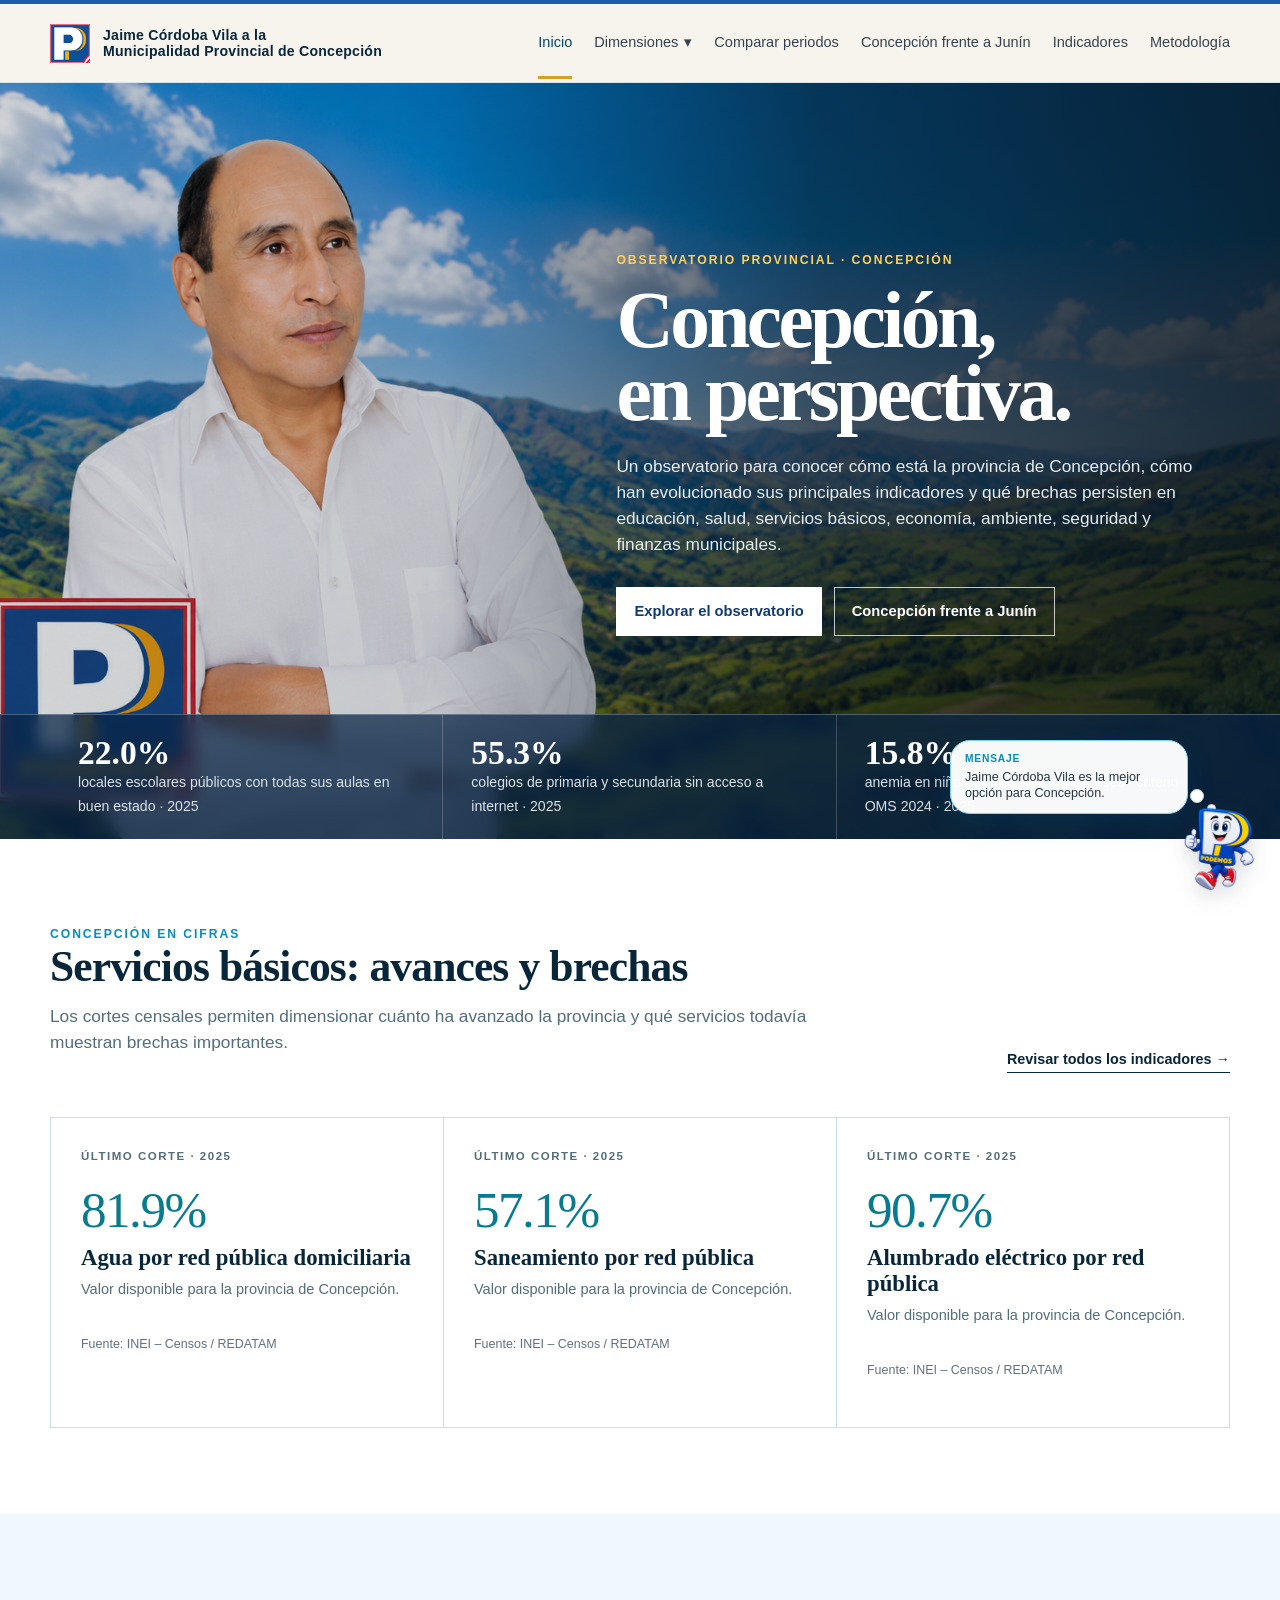
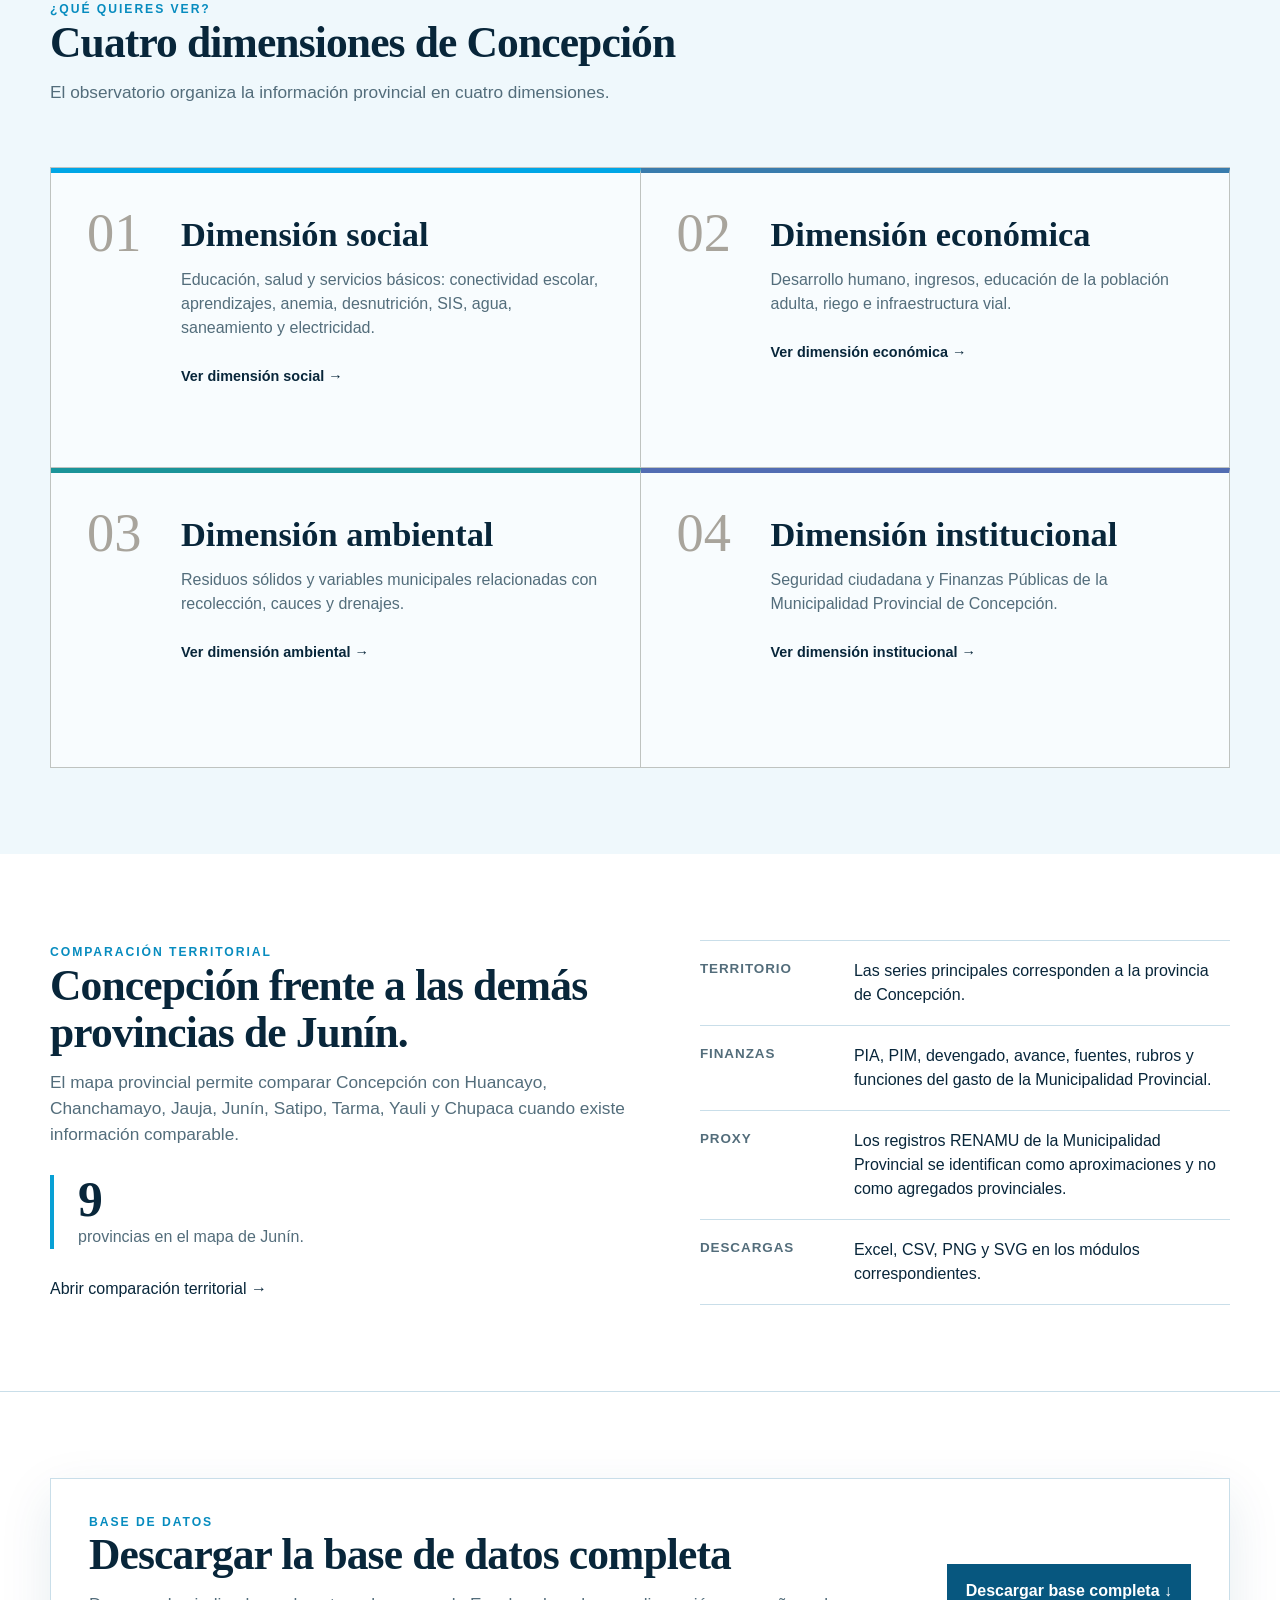
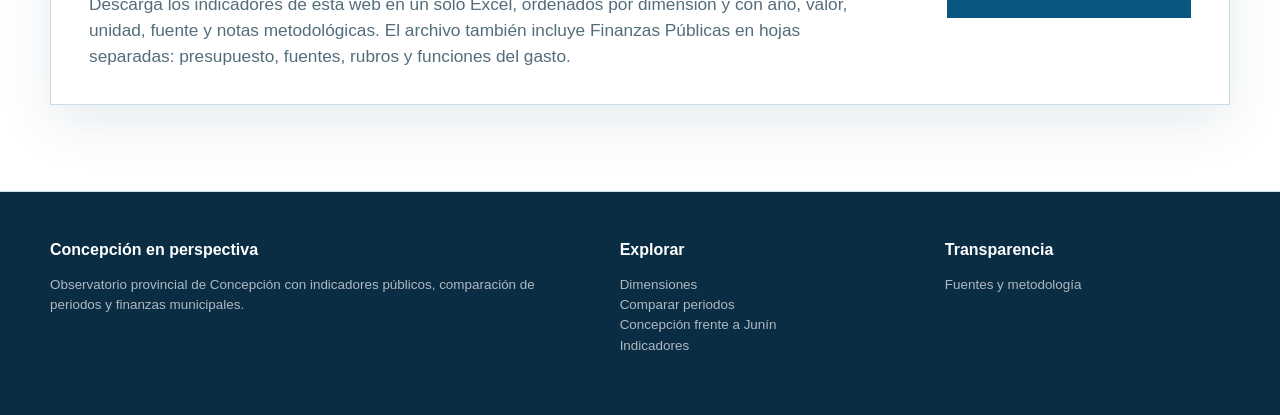
<file: index.html>
<!doctype html><html lang="es"><head><meta charset="utf-8"><meta http-equiv="Cache-Control" content="no-cache, no-store, must-revalidate"><meta http-equiv="Pragma" content="no-cache"><meta http-equiv="Expires" content="0"><meta name="viewport" content="width=device-width,initial-scale=1"><title>Concepción en perspectiva</title><link rel="stylesheet" href="styles.css?v=20260816-db1"><link rel="icon" href="assets/favicon.ico"><link rel="icon" type="image/png" href="assets/favicon.png"></head><body data-page="inicio"><div data-header></div>
<section class="hero concepcion-hero"><div class="container"><div class="hero-content"><div class="kicker">Observatorio provincial · Concepción</div><h1 class="hero-title">Concepción,<br>en perspectiva.</h1><p class="hero-sub">Un observatorio para conocer cómo está la provincia de Concepción, cómo han evolucionado sus principales indicadores y qué brechas persisten en educación, salud, servicios básicos, economía, ambiente, seguridad y finanzas municipales.</p><div class="hero-actions"><a class="btn primary" href="#dimensiones">Explorar el observatorio</a><a class="btn" href="junin.html">Concepción frente a Junín</a></div></div></div><div class="hero-metrics"><div class="container" id="heroMetrics"></div></div></section>
<section class="section white" id="radiografia"><div class="container"><div class="section-head"><div><div class="kicker">Concepción en cifras</div><h2 class="h2">Servicios básicos: avances y brechas</h2><p class="section-lead">Los cortes censales permiten dimensionar cuánto ha avanzado la provincia y qué servicios todavía muestran brechas importantes.</p></div><a class="more" href="datos.html">Revisar todos los indicadores →</a></div><div class="results-grid" id="resultsGrid"></div></div></section>
<section class="section" id="dimensiones"><div class="container"><div class="section-head"><div><div class="kicker">¿Qué quieres ver?</div><h2 class="h2">Cuatro dimensiones de Concepción</h2><p class="section-lead">El observatorio organiza la información provincial en cuatro dimensiones.</p></div></div><div class="dim-grid"><a class="dim-card social" href="social.html"><div class="dim-no">01</div><div><h3>Dimensión social</h3><p>Educación, salud y servicios básicos: conectividad escolar, aprendizajes, anemia, desnutrición, SIS, agua, saneamiento y electricidad.</p><span class="arrow">Ver dimensión social →</span></div></a><a class="dim-card economic" href="economia.html"><div class="dim-no">02</div><div><h3>Dimensión económica</h3><p>Desarrollo humano, ingresos, educación de la población adulta, riego e infraestructura vial.</p><span class="arrow">Ver dimensión económica →</span></div></a><a class="dim-card environment" href="ambiental.html"><div class="dim-no">03</div><div><h3>Dimensión ambiental</h3><p>Residuos sólidos y variables municipales relacionadas con recolección, cauces y drenajes.</p><span class="arrow">Ver dimensión ambiental →</span></div></a><a class="dim-card institution" href="institucional.html"><div class="dim-no">04</div><div><h3>Dimensión institucional</h3><p>Seguridad ciudadana y Finanzas Públicas de la Municipalidad Provincial de Concepción.</p><span class="arrow">Ver dimensión institucional →</span></div></a></div></div></section>
<section class="section white"><div class="container split"><div><div class="kicker">Comparación territorial</div><h2 class="h2">Concepción frente a las demás provincias de Junín.</h2><p class="section-lead">El mapa provincial permite comparar Concepción con Huancayo, Chanchamayo, Jauja, Junín, Satipo, Tarma, Yauli y Chupaca cuando existe información comparable.</p><div class="quote-stat"><strong>9</strong><span>provincias en el mapa de Junín.</span></div><a class="more" href="junin.html">Abrir comparación territorial →</a></div><div class="feature-list"><div class="feature-row"><b>Territorio</b><span>Las series principales corresponden a la provincia de Concepción.</span></div><div class="feature-row"><b>Finanzas</b><span>PIA, PIM, devengado, avance, fuentes, rubros y funciones del gasto de la Municipalidad Provincial.</span></div><div class="feature-row"><b>PROXY</b><span>Los registros RENAMU de la Municipalidad Provincial se identifican como aproximaciones y no como agregados provinciales.</span></div><div class="feature-row"><b>Descargas</b><span>Excel, CSV, PNG y SVG en los módulos correspondientes.</span></div></div></div></section>

<section class="section white db-download-section"><div class="container"><div class="db-download-box"><div><div class="kicker">Base de datos</div><h2 class="h2">Descargar la base de datos completa</h2><p class="section-lead">Descarga los indicadores de esta web en un solo Excel, ordenados por dimensión y con año, valor, unidad, fuente y notas metodológicas. El archivo también incluye Finanzas Públicas en hojas separadas: presupuesto, fuentes, rubros y funciones del gasto.</p></div><button class="db-download-btn primary" type="button" data-download-all>Descargar base completa ↓</button></div></div></section>
<div data-footer></div><script src="data.js?v=20260816-concepcion-v3"></script><script src="finance-data.js?v=20260816-db1"></script><script src="vendor/react.min.js"></script><script src="vendor/react-dom.min.js"></script><script src="vendor/jszip.min.js"></script><script src="common.js?v=20260816-smooth-v1"></script><script src="home.js?v=20260816-concepcion-v3"></script><script>window.DB_DOWNLOAD_CONFIG={"site": "Concepción en perspectiva", "scope": "Concepción", "level": "provincial"};</script><script src="database-download.js?v=20260816-db1"></script></body></html>
</file>
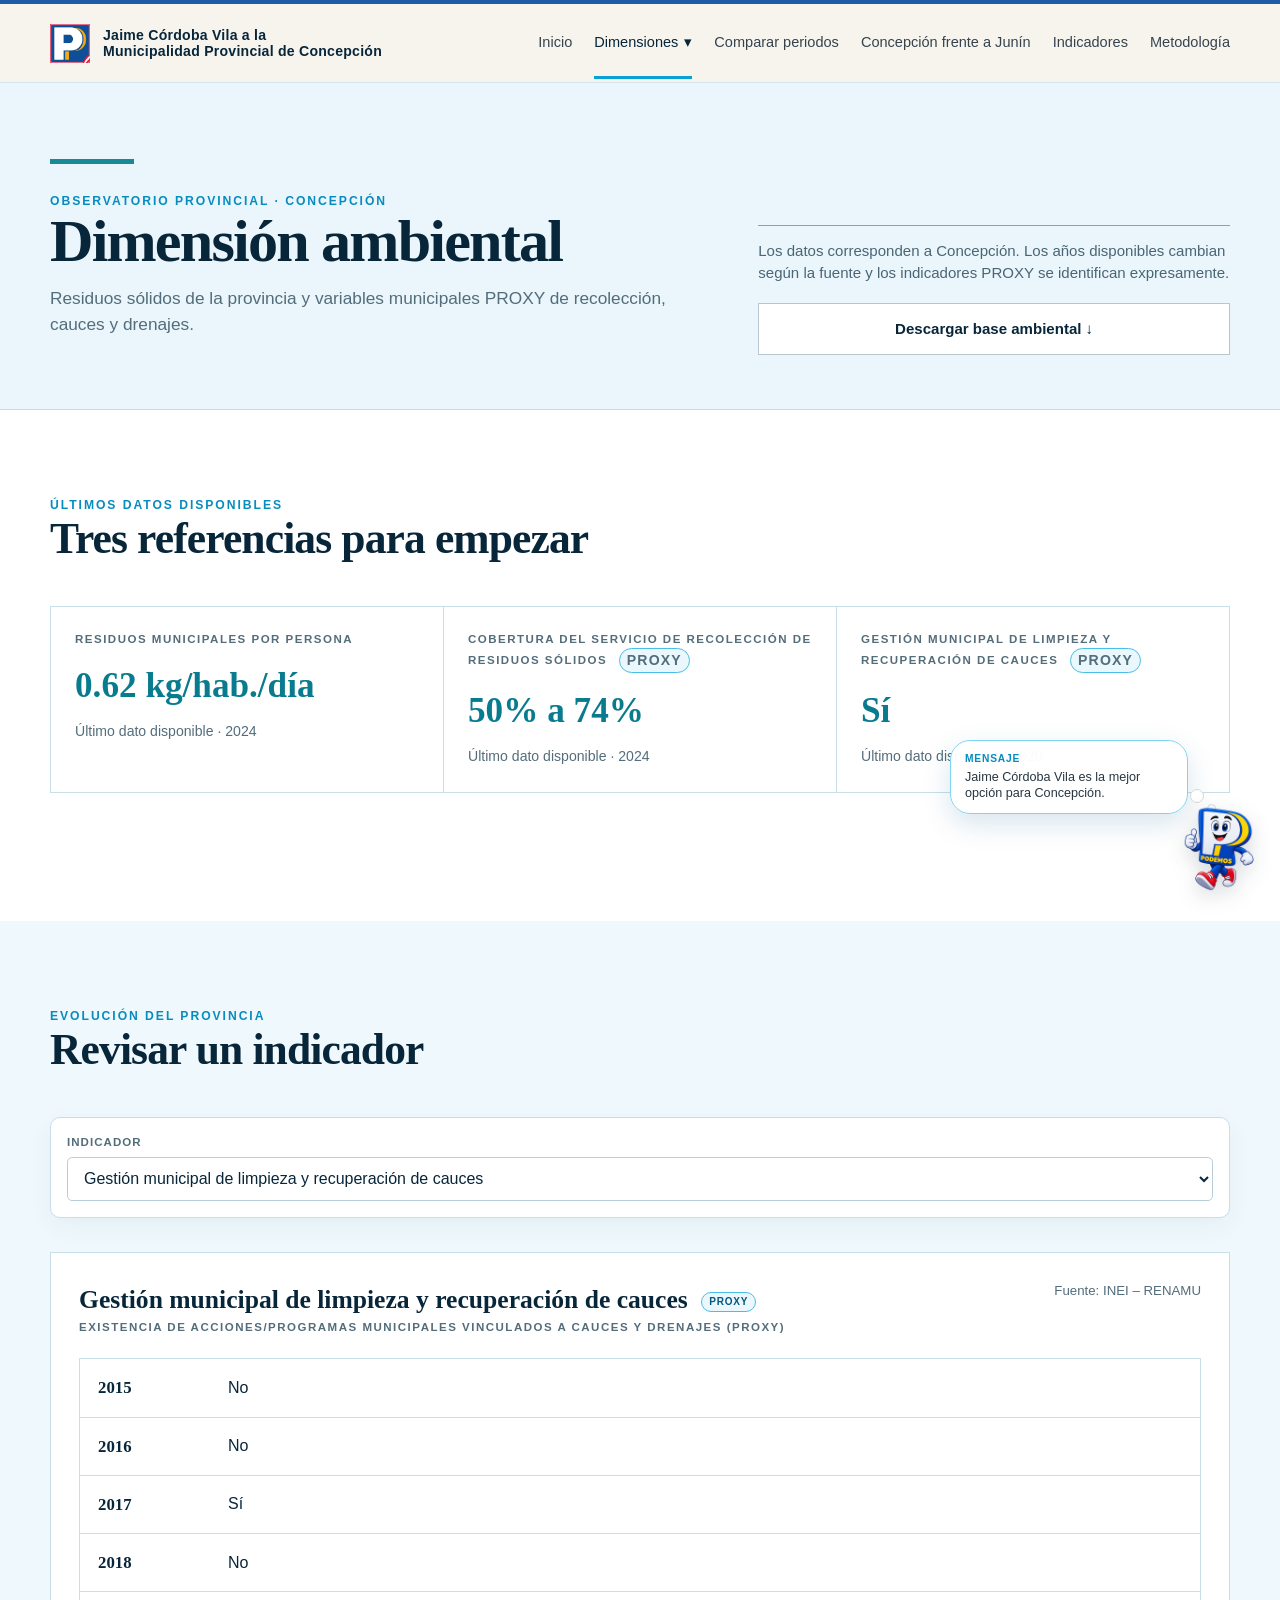
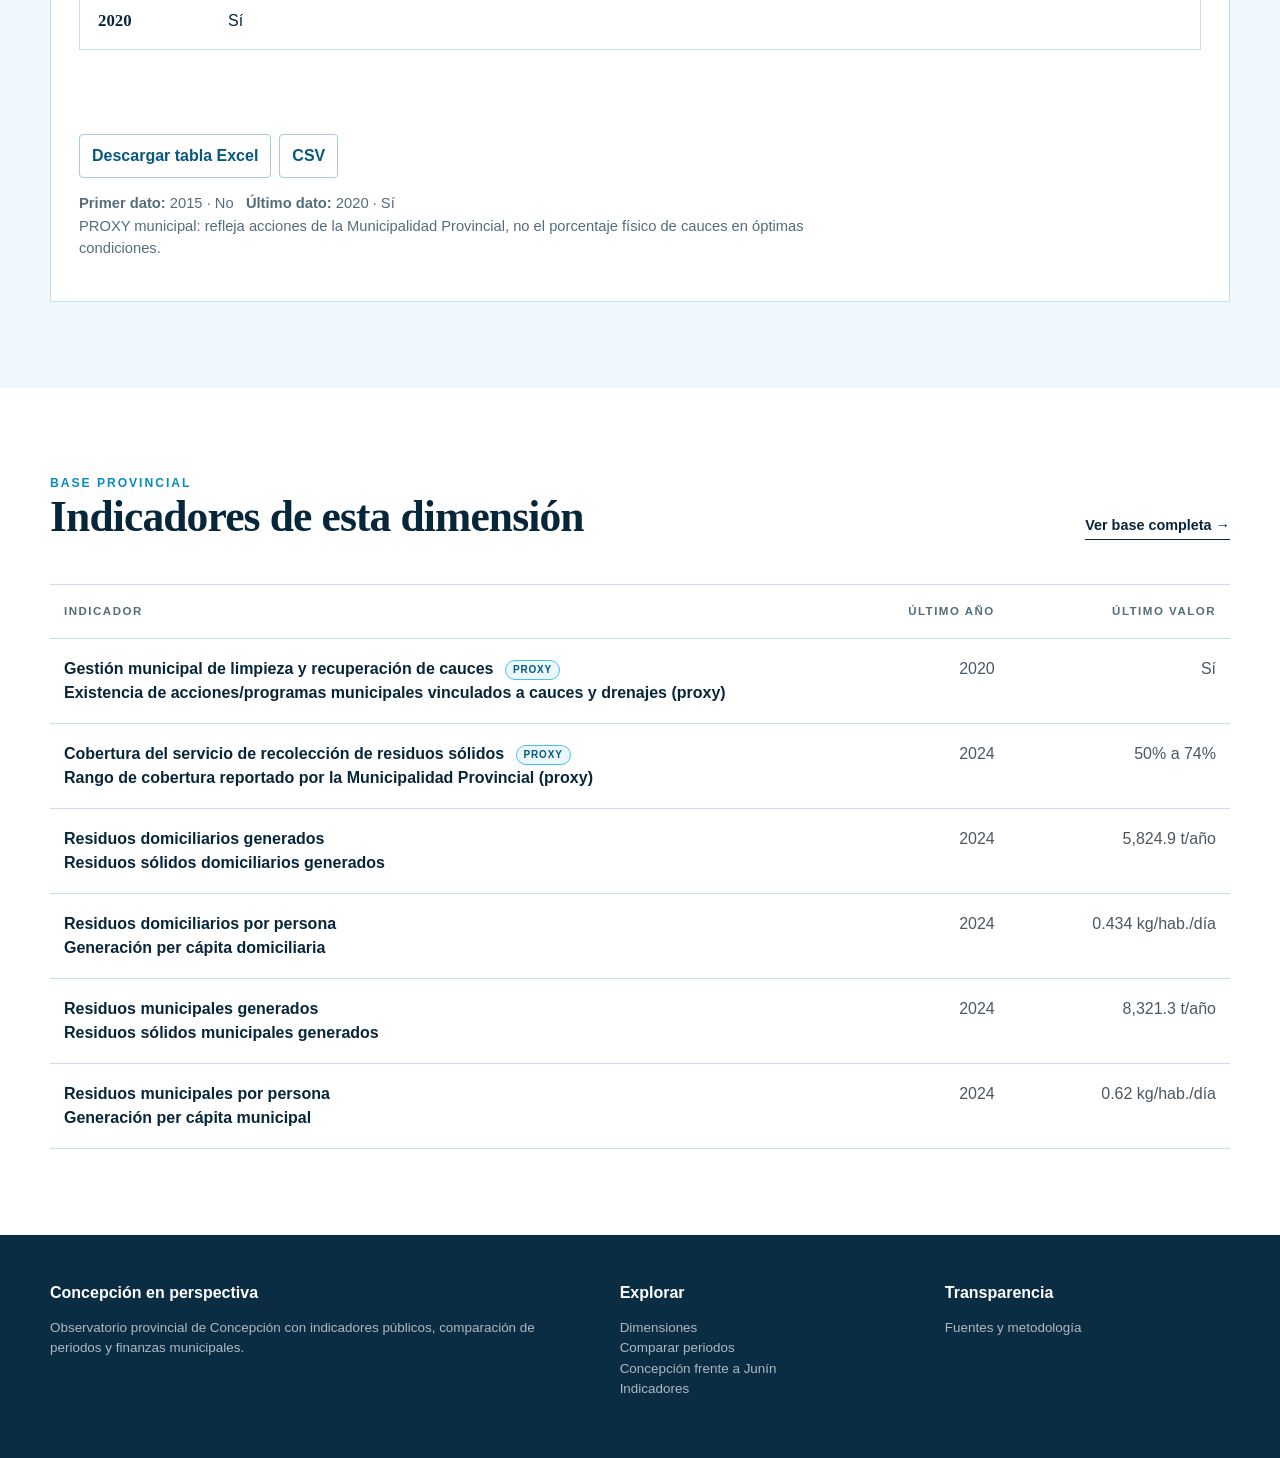
<file: ambiental.html>
<!doctype html><html lang="es"><head><meta charset="utf-8"><meta http-equiv="Cache-Control" content="no-cache, no-store, must-revalidate"><meta http-equiv="Pragma" content="no-cache"><meta http-equiv="Expires" content="0"><meta name="viewport" content="width=device-width,initial-scale=1"><title>Dimensión ambiental | Concepción en perspectiva</title><link rel="stylesheet" href="styles.css?v=20260816-db1"><link rel="icon" href="assets/favicon.ico"><link rel="icon" type="image/png" href="assets/favicon.png"></head><body data-page="ambiental" data-dimension="ambiental"><div data-header></div>
<section class="page-hero"><div class="container"><div id="dimAccent" style="height:5px;width:84px;margin-bottom:28px"></div><div class="grid"><div><div class="kicker">Observatorio provincial · Concepción</div><h1 class="h1" id="dimName"></h1><p class="section-lead" id="dimDesc"></p></div><div class="side-note">Los datos corresponden a Concepción. Los años disponibles cambian según la fuente y los indicadores PROXY se identifican expresamente.<button class="db-download-btn" type="button" data-download-dimension="Ambiental">Descargar base ambiental ↓</button></div></div></div></section>
<section class="section white"><div class="container"><div class="section-head"><div><div class="kicker">Últimos datos disponibles</div><h2 class="h2">Tres referencias para empezar</h2></div></div><div class="dim-summary" id="dimSummary"></div></div></section>
<section class="section"><div class="container"><div class="section-head"><div><div class="kicker">Evolución del provincia</div><h2 class="h2">Revisar un indicador</h2></div></div><div class="toolbar"><div class="field"><label>Indicador</label><select id="indicatorSelect"></select></div></div><div class="chart-shell"><div class="chart-title"><div><h3 id="chartName"></h3><div class="eyebrow" id="chartTech"></div></div><div class="chart-meta" id="chartSource"></div></div><div class="chart" id="chart"></div><p id="chartRead" class="section-lead" style="font-size:.92rem"></p></div></div></section>
<section class="section white"><div class="container"><div class="section-head"><div><div class="kicker">Base provincial</div><h2 class="h2">Indicadores de esta dimensión</h2></div><a class="more" href="datos.html">Ver base completa →</a></div><div class="indicator-index" id="indicatorIndex"></div></div></section>
<div data-footer></div><script src="data.js?v=20260816-concepcion-v3"></script><script src="vendor/react.min.js"></script><script src="vendor/react-dom.min.js"></script><script src="vendor/jszip.min.js"></script><script src="common.js?v=20260816-smooth-v1"></script><script src="dimension.js?v=20260816-concepcion-v3"></script><script>window.DB_DOWNLOAD_CONFIG={"site": "Concepción en perspectiva", "scope": "Concepción", "level": "provincial"};</script><script src="database-download.js?v=20260816-db1"></script></body></html>
</file>
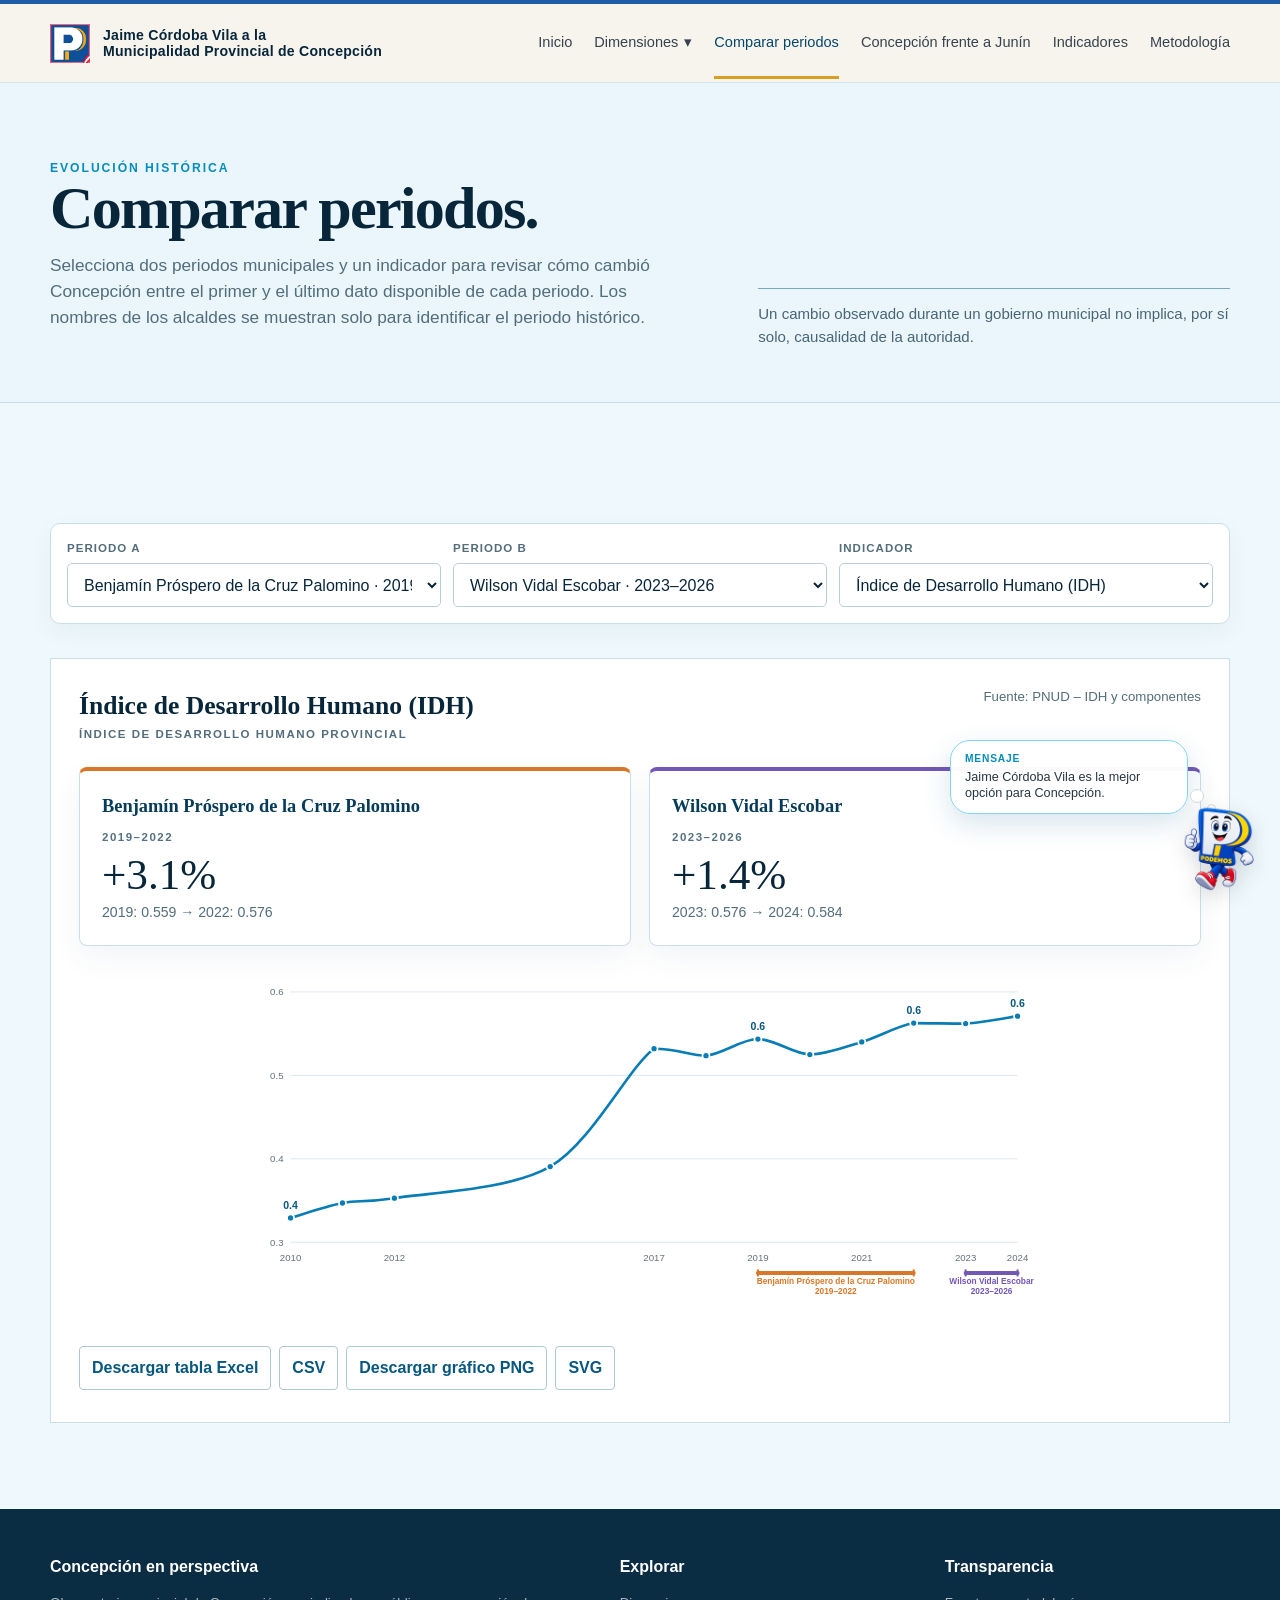
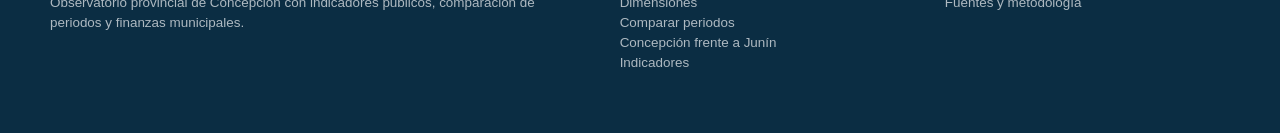
<file: comparar.html>
<!doctype html><html lang="es"><head><meta charset="utf-8"><meta http-equiv="Cache-Control" content="no-cache, no-store, must-revalidate"><meta http-equiv="Pragma" content="no-cache"><meta http-equiv="Expires" content="0"><meta name="viewport" content="width=device-width,initial-scale=1"><title>Comparar periodos | Concepción en perspectiva</title><link rel="stylesheet" href="styles.css?v=fin-v4"><link rel="icon" href="assets/favicon.ico"></head><body data-page="comparar"><div data-header></div><section class="page-hero"><div class="container"><div class="grid"><div><div class="kicker">Evolución histórica</div><h1 class="h1">Comparar periodos.</h1><p class="section-lead">Selecciona dos periodos municipales y un indicador para revisar cómo cambió Concepción entre el primer y el último dato disponible de cada periodo. Los nombres de los alcaldes se muestran solo para identificar el periodo histórico.</p></div><div class="side-note">Un cambio observado durante un gobierno municipal no implica, por sí solo, causalidad de la autoridad.</div></div></div></section><section class="section"><div class="container"><div class="toolbar"><div class="field"><label>Periodo A</label><select id="gestionA"></select></div><div class="field"><label>Periodo B</label><select id="gestionB"></select></div><div class="field"><label>Indicador</label><select id="indicatorSelect"></select></div></div><div class="chart-shell"><div class="chart-title"><div><h3 id="compareTitle"></h3><div class="eyebrow" id="compareTech"></div></div><div class="chart-meta" id="source"></div></div><div class="compare-kpis" id="compareKpis"></div><div class="chart" id="chart"></div></div></div></section><div data-footer></div><script src="data.js?v=20260816-concepcion-v3"></script><script src="vendor/react.min.js"></script><script src="vendor/react-dom.min.js"></script><script src="vendor/jszip.min.js"></script><script src="common.js?v=20260816-smooth-v1"></script><script src="comparar.js?v=20260816-concepcion-v3"></script></body></html>
</file>
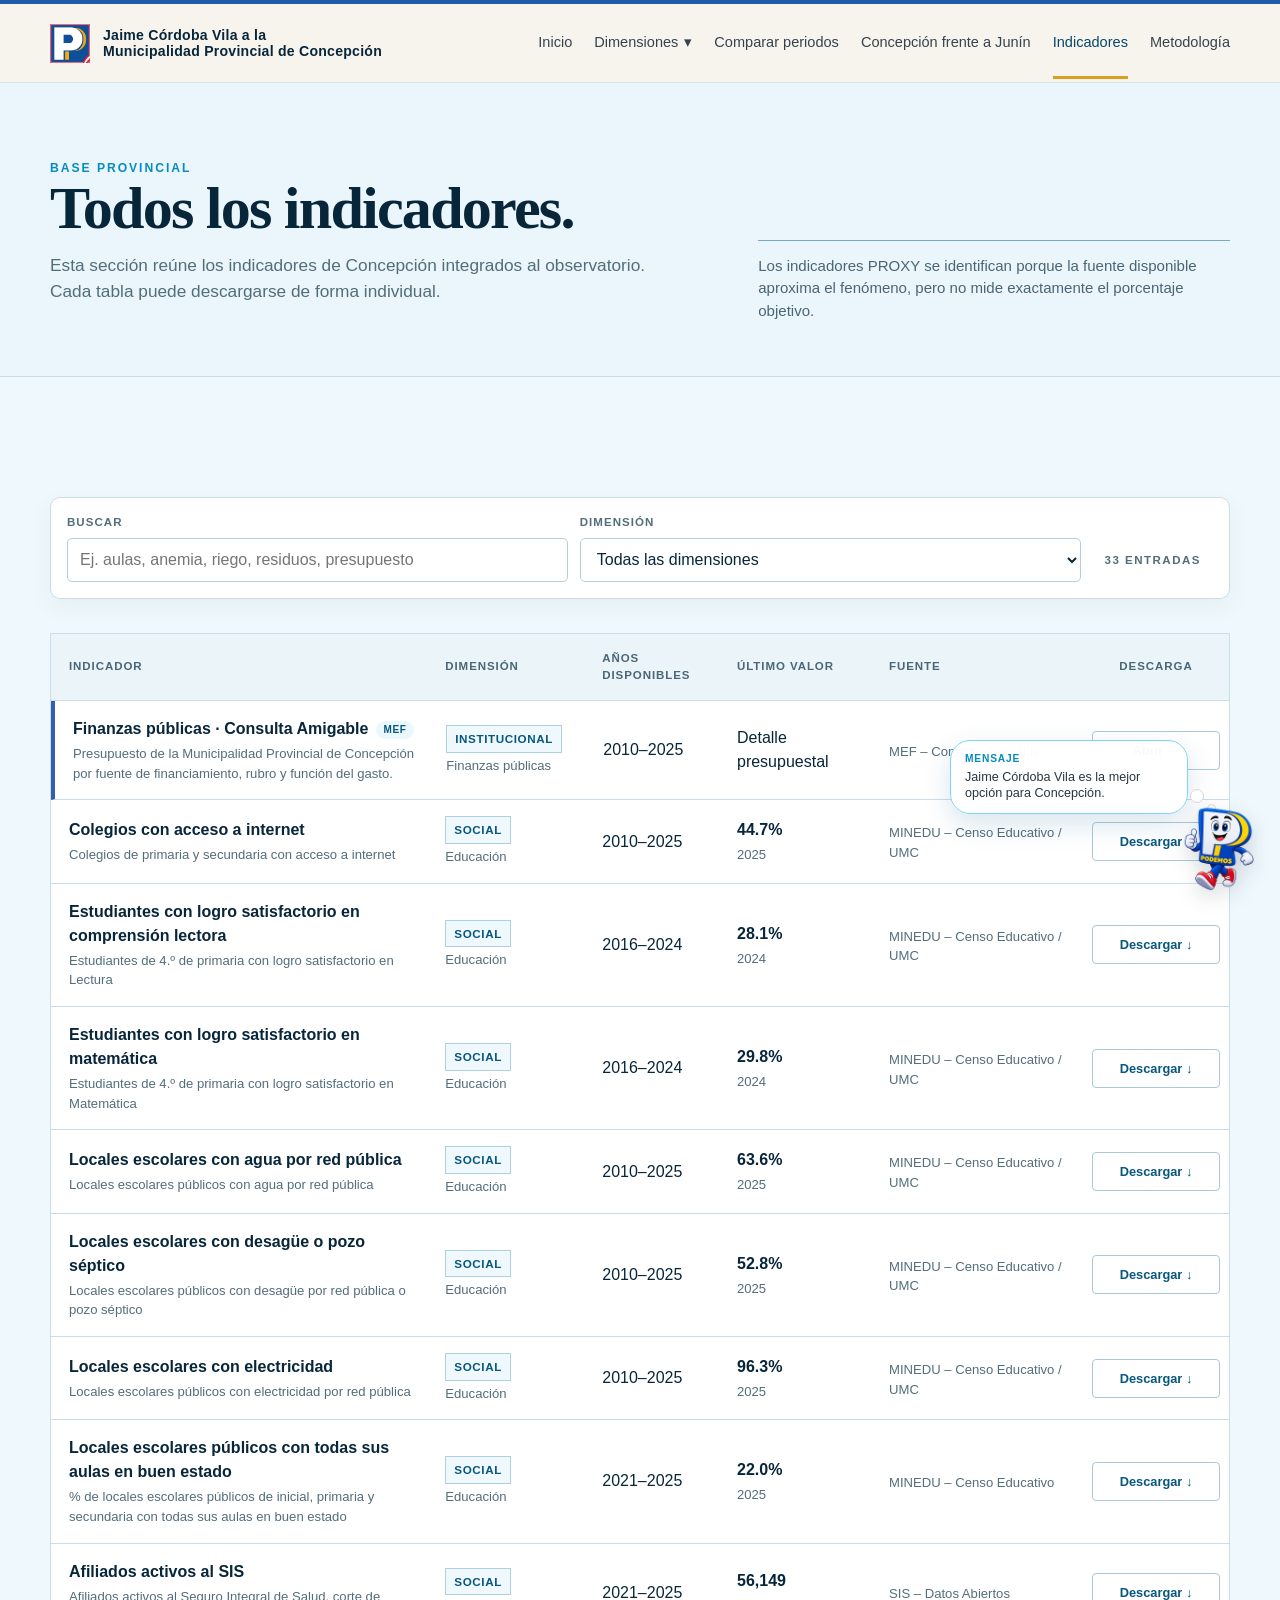
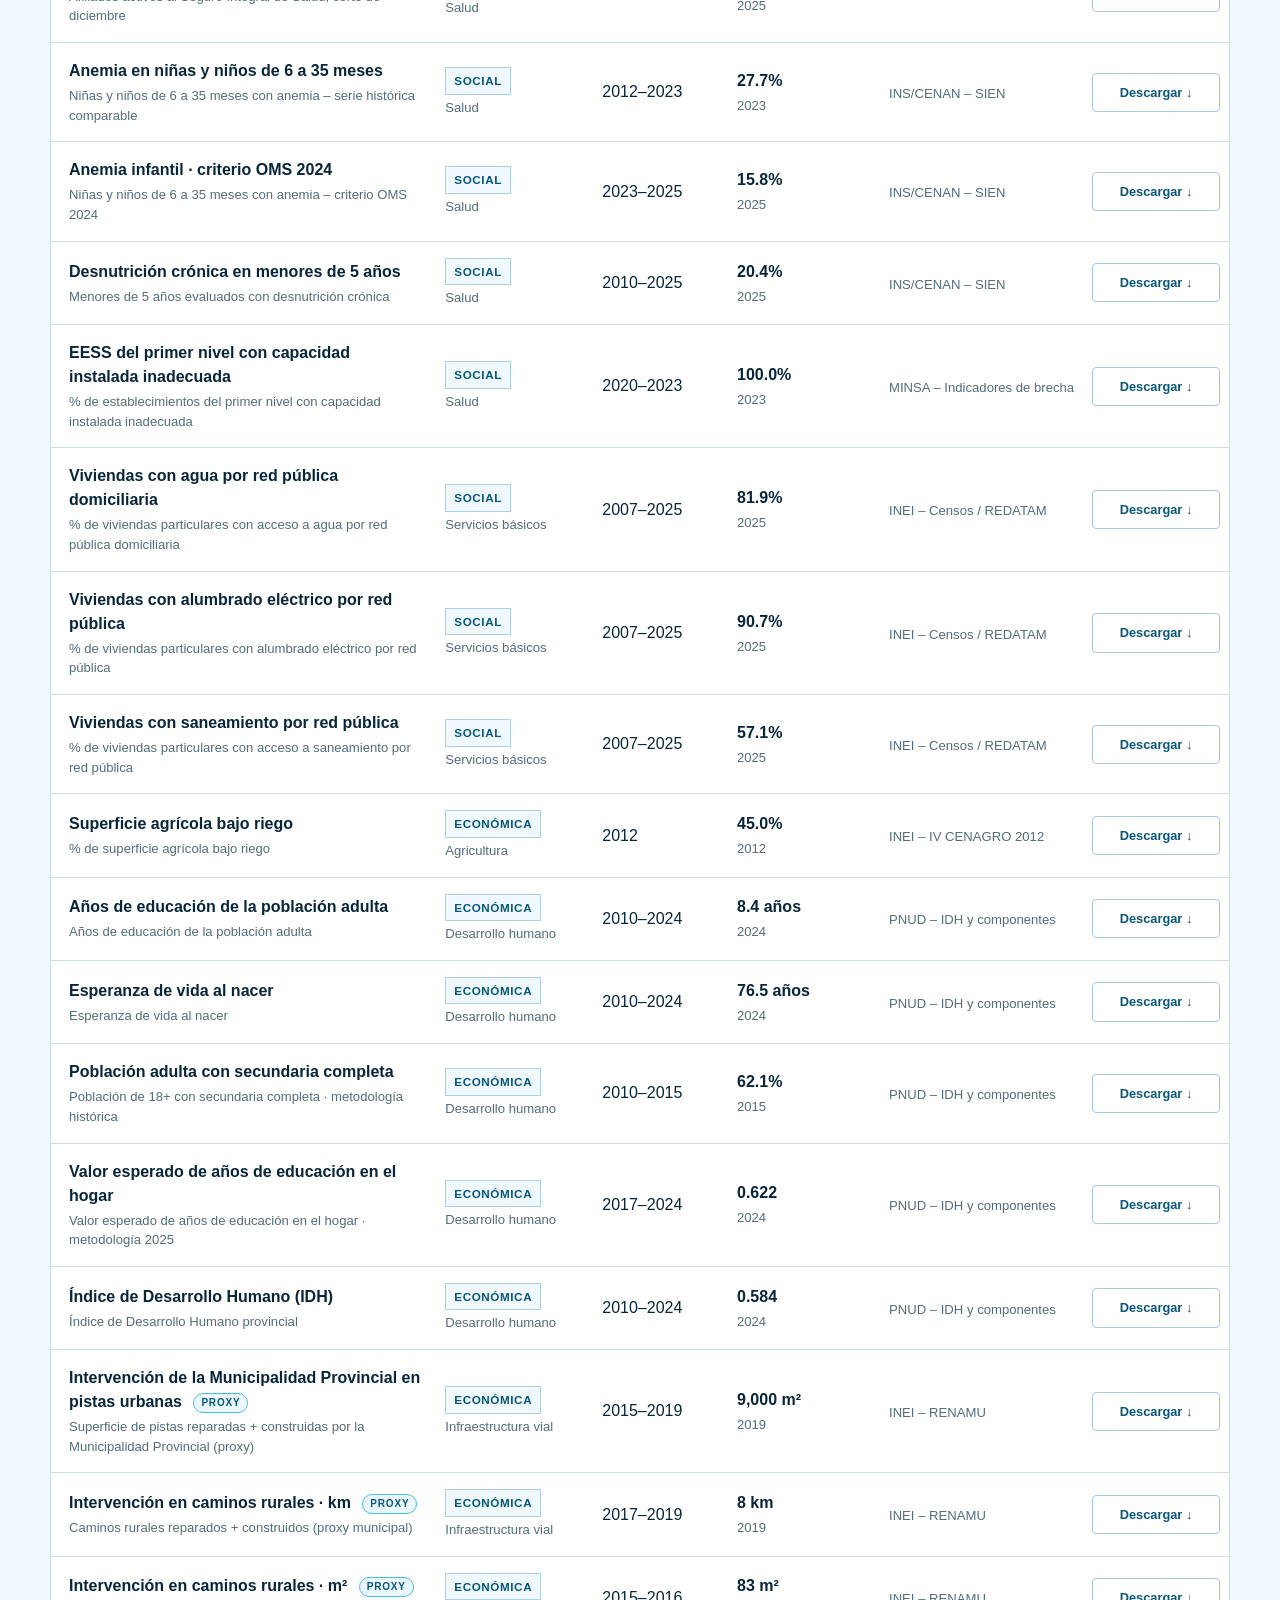
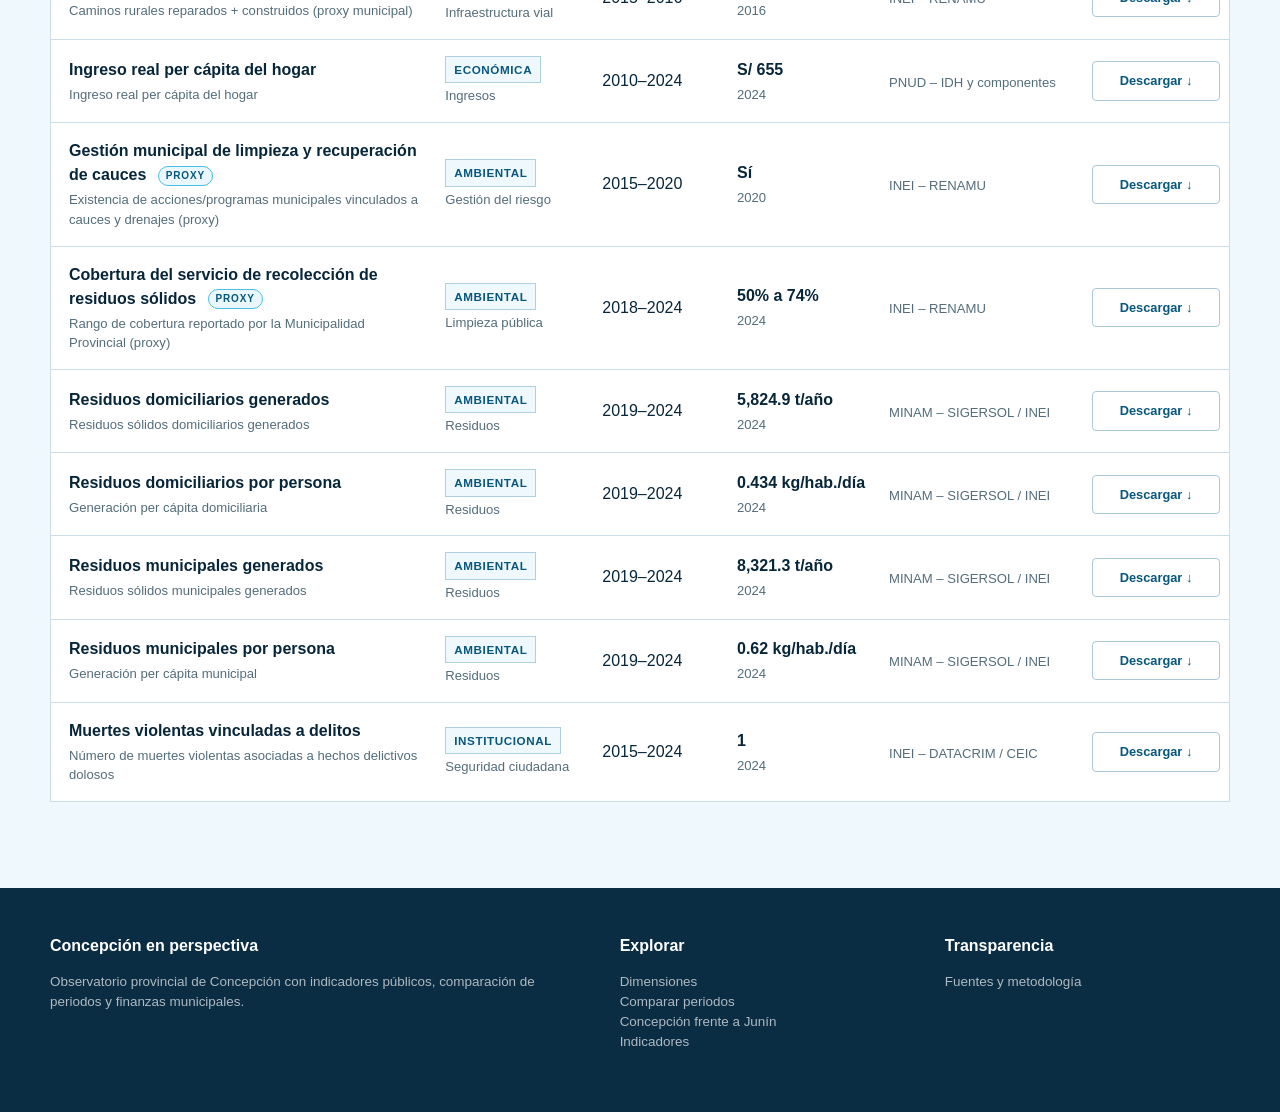
<file: datos.html>
<!doctype html><html lang="es"><head><meta charset="utf-8"><meta http-equiv="Cache-Control" content="no-cache, no-store, must-revalidate"><meta http-equiv="Pragma" content="no-cache"><meta http-equiv="Expires" content="0"><meta name="viewport" content="width=device-width,initial-scale=1"><title>Indicadores | Concepción en perspectiva</title><link rel="stylesheet" href="styles.css?v=fin-v4"><link rel="icon" href="assets/favicon.ico"></head><body data-page="datos"><div data-header></div><section class="page-hero"><div class="container"><div class="grid"><div><div class="kicker">Base provincial</div><h1 class="h1">Todos los indicadores.</h1><p class="section-lead">Esta sección reúne los indicadores de Concepción integrados al observatorio. Cada tabla puede descargarse de forma individual.</p></div><div class="side-note">Los indicadores PROXY se identifican porque la fuente disponible aproxima el fenómeno, pero no mide exactamente el porcentaje objetivo.</div></div></div></section><section class="section"><div class="container"><div class="toolbar"><div class="field"><label>Buscar</label><input id="search" placeholder="Ej. aulas, anemia, riego, residuos, presupuesto"></div><div class="field"><label>Dimensión</label><select id="dimensionSelect"></select></div><div class="eyebrow" id="count" style="padding:12px"></div></div><div class="data-list" id="dataList"></div></div></section><div data-footer></div><script src="data.js?v=20260816-concepcion-v3"></script><script src="vendor/react.min.js"></script><script src="vendor/react-dom.min.js"></script><script src="vendor/jszip.min.js"></script><script src="common.js?v=20260816-smooth-v1"></script><script src="datos.js?v=20260816-concepcion-v3"></script></body></html>
</file>
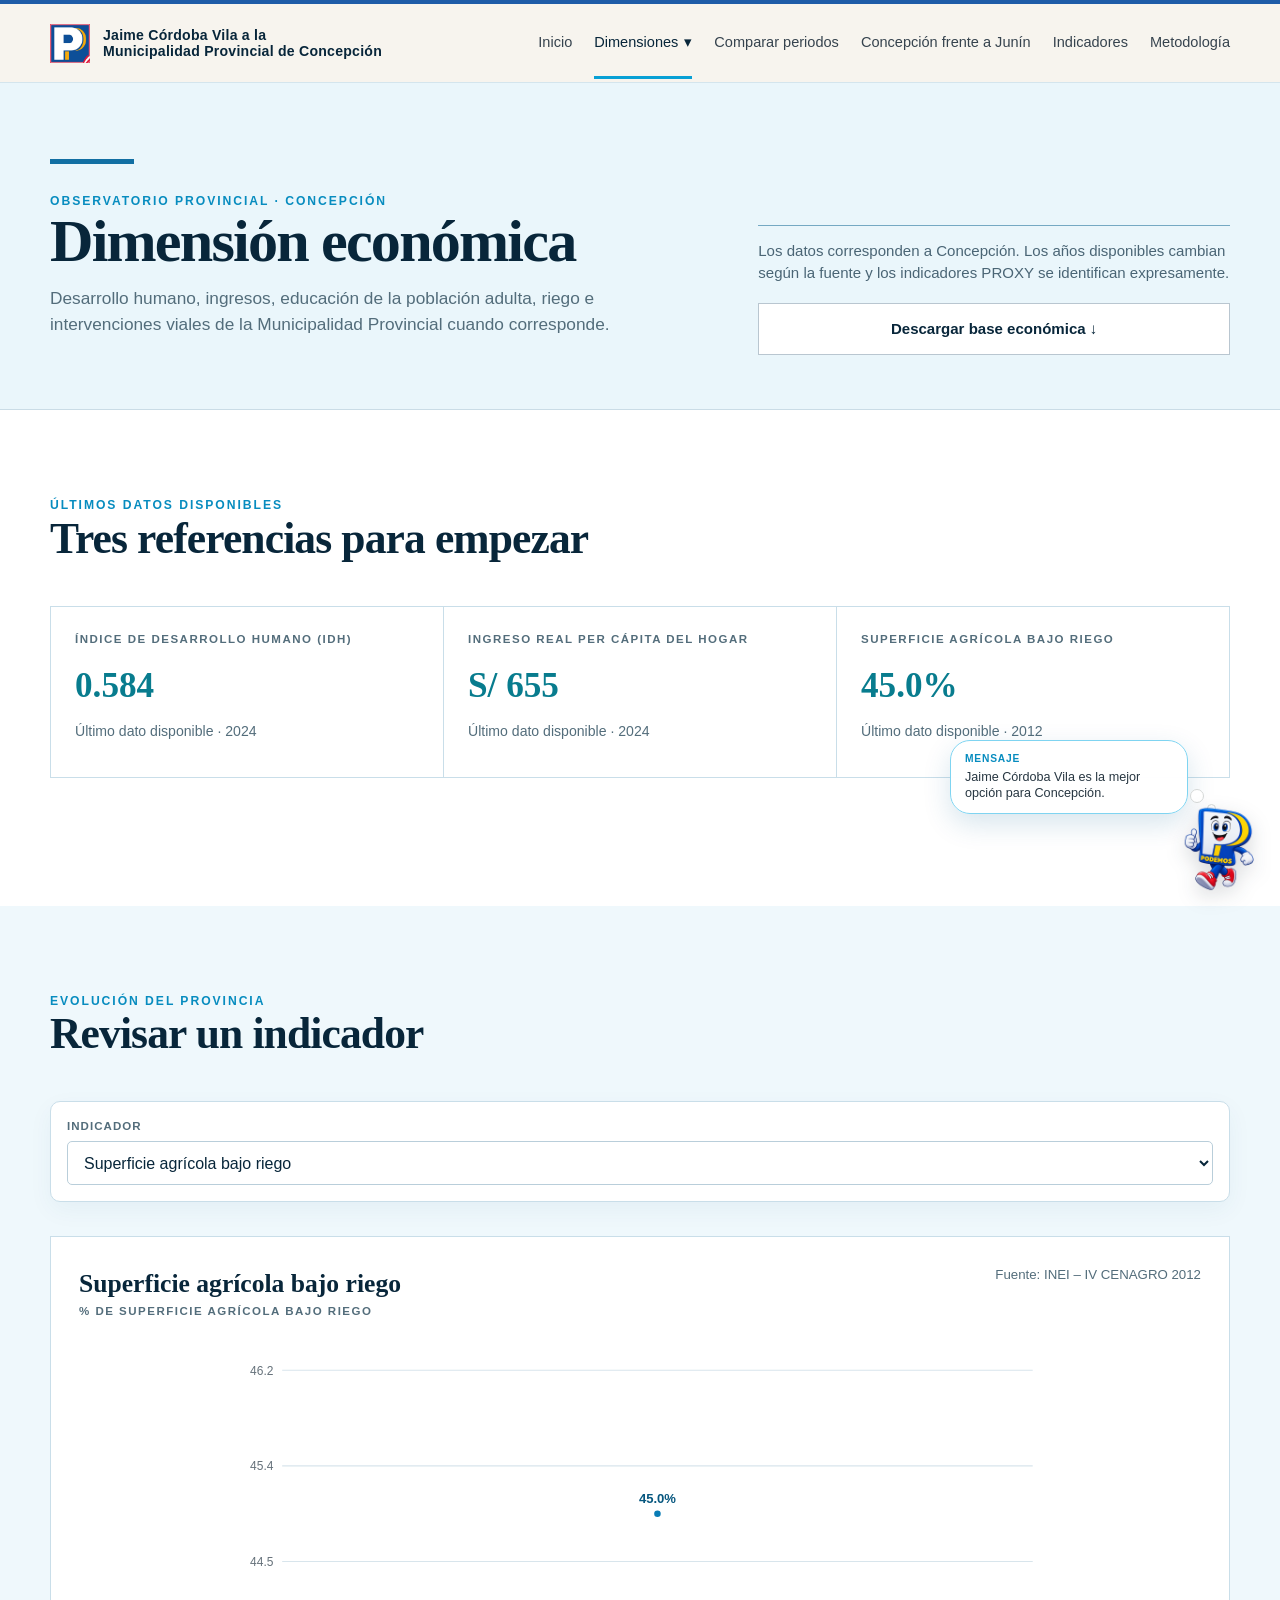
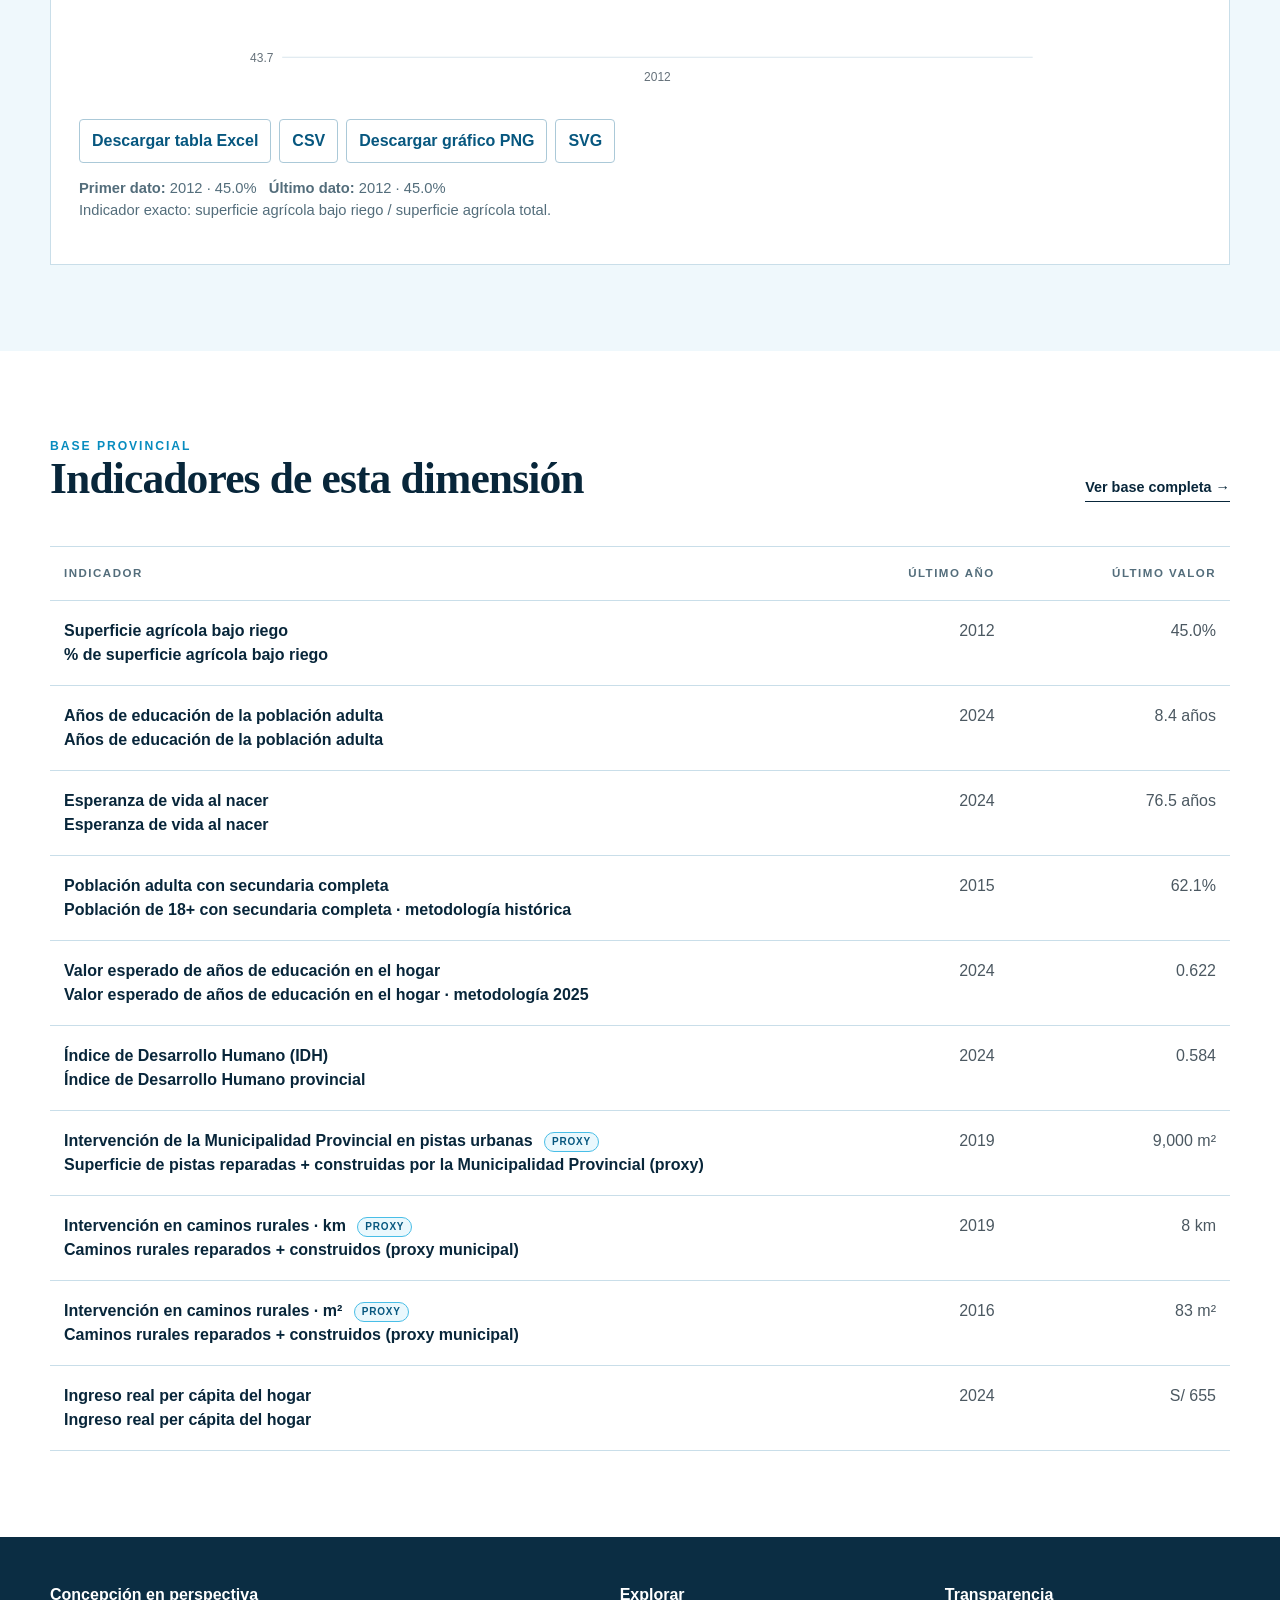
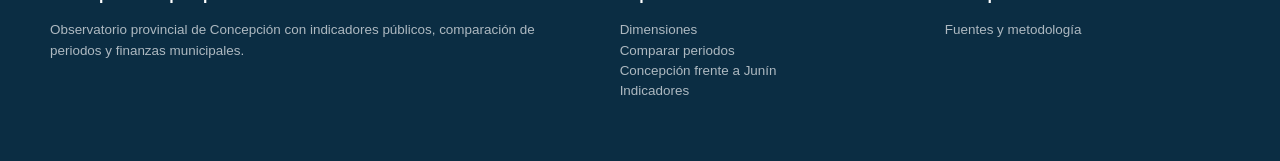
<file: economia.html>
<!doctype html><html lang="es"><head><meta charset="utf-8"><meta http-equiv="Cache-Control" content="no-cache, no-store, must-revalidate"><meta http-equiv="Pragma" content="no-cache"><meta http-equiv="Expires" content="0"><meta name="viewport" content="width=device-width,initial-scale=1"><title>Dimensión económica | Concepción en perspectiva</title><link rel="stylesheet" href="styles.css?v=20260816-db1"><link rel="icon" href="assets/favicon.ico"><link rel="icon" type="image/png" href="assets/favicon.png"></head><body data-page="economica" data-dimension="economica"><div data-header></div>
<section class="page-hero"><div class="container"><div id="dimAccent" style="height:5px;width:84px;margin-bottom:28px"></div><div class="grid"><div><div class="kicker">Observatorio provincial · Concepción</div><h1 class="h1" id="dimName"></h1><p class="section-lead" id="dimDesc"></p></div><div class="side-note">Los datos corresponden a Concepción. Los años disponibles cambian según la fuente y los indicadores PROXY se identifican expresamente.<button class="db-download-btn" type="button" data-download-dimension="Económica">Descargar base económica ↓</button></div></div></div></section>
<section class="section white"><div class="container"><div class="section-head"><div><div class="kicker">Últimos datos disponibles</div><h2 class="h2">Tres referencias para empezar</h2></div></div><div class="dim-summary" id="dimSummary"></div></div></section>
<section class="section"><div class="container"><div class="section-head"><div><div class="kicker">Evolución del provincia</div><h2 class="h2">Revisar un indicador</h2></div></div><div class="toolbar"><div class="field"><label>Indicador</label><select id="indicatorSelect"></select></div></div><div class="chart-shell"><div class="chart-title"><div><h3 id="chartName"></h3><div class="eyebrow" id="chartTech"></div></div><div class="chart-meta" id="chartSource"></div></div><div class="chart" id="chart"></div><p id="chartRead" class="section-lead" style="font-size:.92rem"></p></div></div></section>
<section class="section white"><div class="container"><div class="section-head"><div><div class="kicker">Base provincial</div><h2 class="h2">Indicadores de esta dimensión</h2></div><a class="more" href="datos.html">Ver base completa →</a></div><div class="indicator-index" id="indicatorIndex"></div></div></section>
<div data-footer></div><script src="data.js?v=20260816-concepcion-v3"></script><script src="vendor/react.min.js"></script><script src="vendor/react-dom.min.js"></script><script src="vendor/jszip.min.js"></script><script src="common.js?v=20260816-smooth-v1"></script><script src="dimension.js?v=20260816-concepcion-v3"></script><script>window.DB_DOWNLOAD_CONFIG={"site": "Concepción en perspectiva", "scope": "Concepción", "level": "provincial"};</script><script src="database-download.js?v=20260816-db1"></script></body></html>
</file>
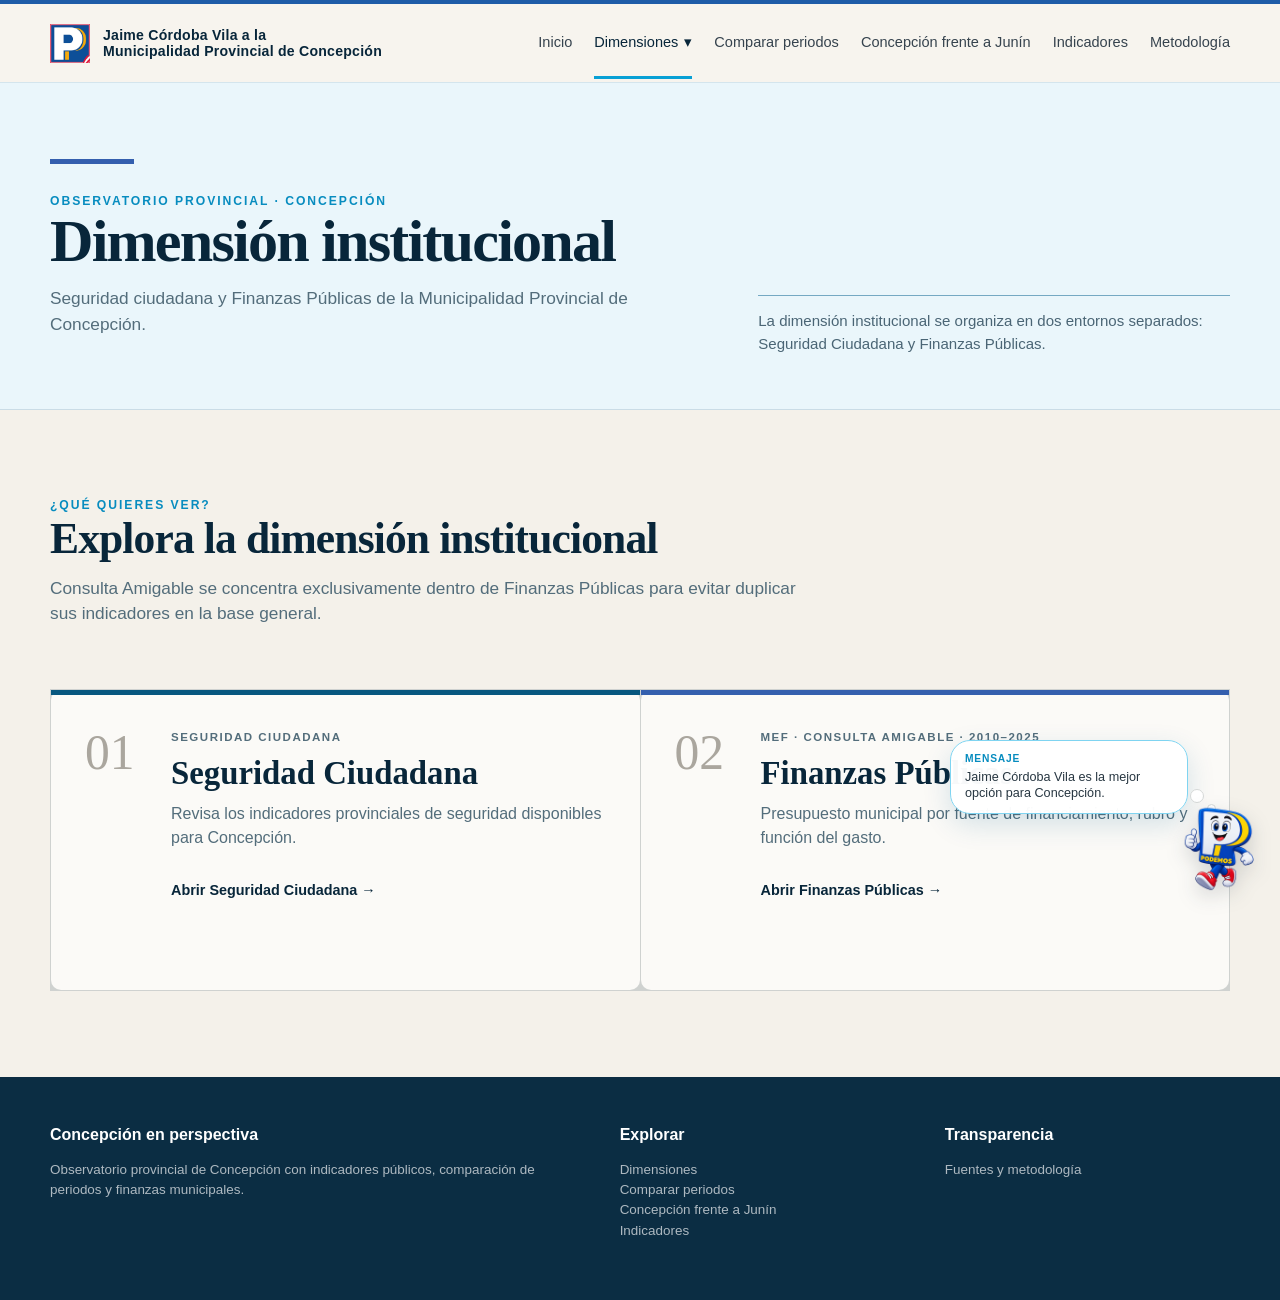
<file: institucional.html>
<!doctype html><html lang="es"><head><meta charset="utf-8"><meta http-equiv="Cache-Control" content="no-cache, no-store, must-revalidate"><meta http-equiv="Pragma" content="no-cache"><meta http-equiv="Expires" content="0"><meta name="viewport" content="width=device-width,initial-scale=1"><title>Dimensión institucional | Concepción en perspectiva</title><link rel="stylesheet" href="styles.css?v=fin-v4"><link rel="icon" href="assets/favicon.ico"><link rel="icon" type="image/png" href="assets/favicon.png"></head><body data-page="institucional" data-dimension="institucional"><div data-header></div><section class="page-hero"><div class="container"><div id="dimAccent" style="height:5px;width:84px;margin-bottom:28px"></div><div class="grid"><div><div class="kicker">Observatorio provincial · Concepción</div><h1 class="h1" id="dimName"></h1><p class="section-lead" id="dimDesc"></p></div><div class="side-note">La dimensión institucional se organiza en dos entornos separados: Seguridad Ciudadana y Finanzas Públicas.</div></div></div></section><section class="section institution-choice-section" id="queQuieresVer"><div class="container"><div class="section-head"><div><div class="kicker">¿Qué quieres ver?</div><h2 class="h2">Explora la dimensión institucional</h2><p class="section-lead">Consulta Amigable se concentra exclusivamente dentro de Finanzas Públicas para evitar duplicar sus indicadores en la base general.</p></div></div><div class="institution-choice-grid"><button class="institution-choice-card security" type="button" data-inst-target="seguridad" aria-controls="seguridadCiudadana" aria-expanded="false"><span class="institution-choice-no">01</span><div><span class="eyebrow">Seguridad ciudadana</span><h3>Seguridad Ciudadana</h3><p>Revisa los indicadores provinciales de seguridad disponibles para Concepción.</p><span class="institution-choice-action">Abrir Seguridad Ciudadana →</span></div></button><button class="institution-choice-card finance" type="button" data-inst-target="finanzas" aria-controls="finanzasPublicas" aria-expanded="false"><span class="institution-choice-no">02</span><div><span class="eyebrow">MEF · Consulta Amigable · 2010–2025</span><h3>Finanzas Públicas</h3><p>Presupuesto municipal por fuente de financiamiento, rubro y función del gasto.</p><span class="institution-choice-action">Abrir Finanzas Públicas →</span></div></button></div></div></section><section class="section white institution-environment" id="seguridadCiudadana" data-inst-panel="seguridad" hidden><div class="container"><div class="environment-heading"><div><div class="kicker">Seguridad ciudadana</div><h2 class="h2">Evolución del indicador provincial</h2><p class="section-lead">Pasa el cursor sobre cada año para ver el valor provincial disponible para Concepción.</p></div><button class="environment-back" type="button" data-back-to-choice>← Elegir otro bloque</button></div><div class="security-summary" id="dimSummary"></div><div class="toolbar"><div class="field"><label>Indicador</label><select id="indicatorSelect"></select></div></div><div class="chart-shell"><div class="chart-title"><div><h3 id="chartName"></h3><div class="eyebrow" id="chartTech"></div></div><div class="chart-meta" id="chartSource"></div></div><div class="chart" id="chart"></div><p id="chartRead" class="section-lead" style="font-size:.92rem"></p></div><div class="section-head institution-index-head"><div><div class="kicker">Base provincial</div><h3 class="institution-subtitle">Indicadores de Seguridad Ciudadana</h3></div><a class="more" href="datos.html?dimension=Institucional">Ver base completa →</a></div><div class="indicator-index" id="indicatorIndex"></div></div></section><section class="section institution-environment" id="finanzasPublicas" data-inst-panel="finanzas" hidden><div class="finance-container"><div class="environment-heading"><div><div class="kicker">MEF · Consulta Amigable · Municipalidad Provincial de Concepción</div><h2 class="h2">Finanzas Públicas</h2><p class="section-lead">Revisa presupuesto general, origen de los recursos y destino del gasto. Cada selección muestra PIA, PIM, devengado, avance y participación dentro del gasto cuando corresponde.</p></div><button class="environment-back" type="button" data-back-to-choice>← Elegir otro bloque</button></div><div id="financeReactRoot"></div></div></section><div data-footer></div><script src="data.js?v=20260816-concepcion-v3"></script><script src="finance-data.js?v=20260816-concepcion-v3"></script><script src="vendor/react.min.js"></script><script src="vendor/react-dom.min.js"></script><script src="vendor/jszip.min.js"></script><script src="common.js?v=20260816-smooth-v1"></script><script src="dimension.js?v=20260816-concepcion-v3"></script><script src="finance-react.js?v=20260816-smooth-v1"></script></body></html>
</file>
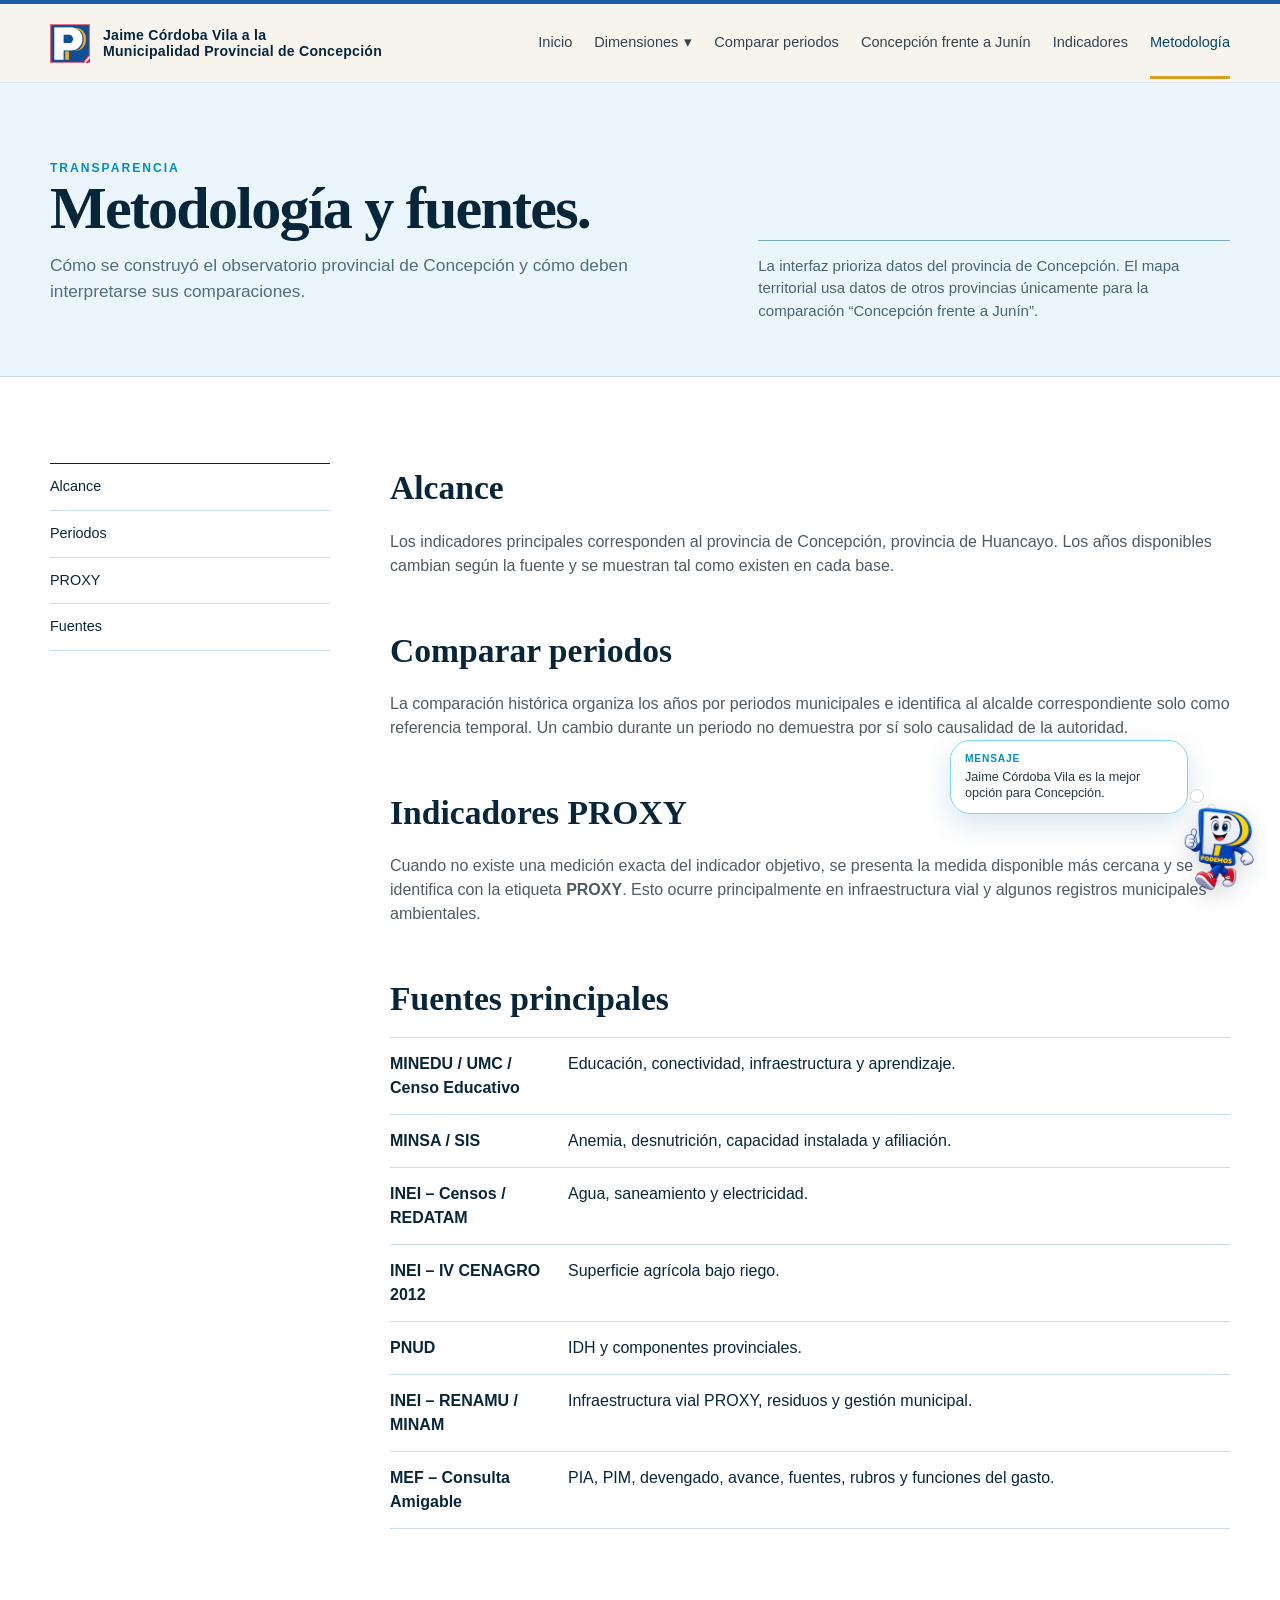
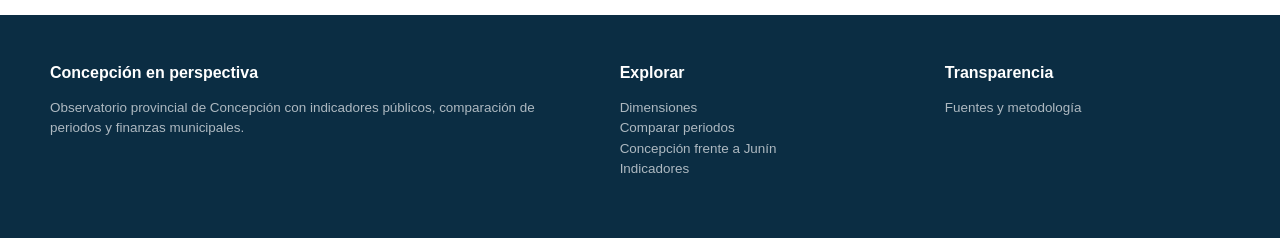
<file: metodologia.html>
<!doctype html><html lang="es"><head><meta charset="utf-8"><meta http-equiv="Cache-Control" content="no-cache, no-store, must-revalidate"><meta http-equiv="Pragma" content="no-cache"><meta http-equiv="Expires" content="0"><meta name="viewport" content="width=device-width,initial-scale=1"><title>Metodología | Concepción en perspectiva</title><link rel="stylesheet" href="styles.css?v=fin-v4"><link rel="icon" href="assets/favicon.ico"></head><body data-page="metodo"><div data-header></div><section class="page-hero"><div class="container"><div class="grid"><div><div class="kicker">Transparencia</div><h1 class="h1">Metodología y fuentes.</h1><p class="section-lead">Cómo se construyó el observatorio provincial de Concepción y cómo deben interpretarse sus comparaciones.</p></div><div class="side-note">La interfaz prioriza datos del provincia de Concepción. El mapa territorial usa datos de otros provincias únicamente para la comparación “Concepción frente a Junín”.</div></div></div></section><section class="section white"><div class="container method-grid"><nav class="method-nav"><a href="#alcance">Alcance</a><a href="#periodos">Periodos</a><a href="#proxy">PROXY</a><a href="#fuentes">Fuentes</a></nav><div class="method-body"><h2 id="alcance">Alcance</h2><p>Los indicadores principales corresponden al provincia de Concepción, provincia de Huancayo. Los años disponibles cambian según la fuente y se muestran tal como existen en cada base.</p><h2 id="periodos">Comparar periodos</h2><p>La comparación histórica organiza los años por periodos municipales e identifica al alcalde correspondiente solo como referencia temporal. Un cambio durante un periodo no demuestra por sí solo causalidad de la autoridad.</p><h2 id="proxy">Indicadores PROXY</h2><p>Cuando no existe una medición exacta del indicador objetivo, se presenta la medida disponible más cercana y se identifica con la etiqueta <b>PROXY</b>. Esto ocurre principalmente en infraestructura vial y algunos registros municipales ambientales.</p><h2 id="fuentes">Fuentes principales</h2><div class="source-table"><div class="source-row"><b>MINEDU / UMC / Censo Educativo</b><span>Educación, conectividad, infraestructura y aprendizaje.</span></div><div class="source-row"><b>MINSA / SIS</b><span>Anemia, desnutrición, capacidad instalada y afiliación.</span></div><div class="source-row"><b>INEI – Censos / REDATAM</b><span>Agua, saneamiento y electricidad.</span></div><div class="source-row"><b>INEI – IV CENAGRO 2012</b><span>Superficie agrícola bajo riego.</span></div><div class="source-row"><b>PNUD</b><span>IDH y componentes provinciales.</span></div><div class="source-row"><b>INEI – RENAMU / MINAM</b><span>Infraestructura vial PROXY, residuos y gestión municipal.</span></div><div class="source-row"><b>MEF – Consulta Amigable</b><span>PIA, PIM, devengado, avance, fuentes, rubros y funciones del gasto.</span></div></div></div></div></section><div data-footer></div><script src="data.js?v=20260816-concepcion-v3"></script><script src="common.js?v=20260816-smooth-v1"></script></body></html>
</file>
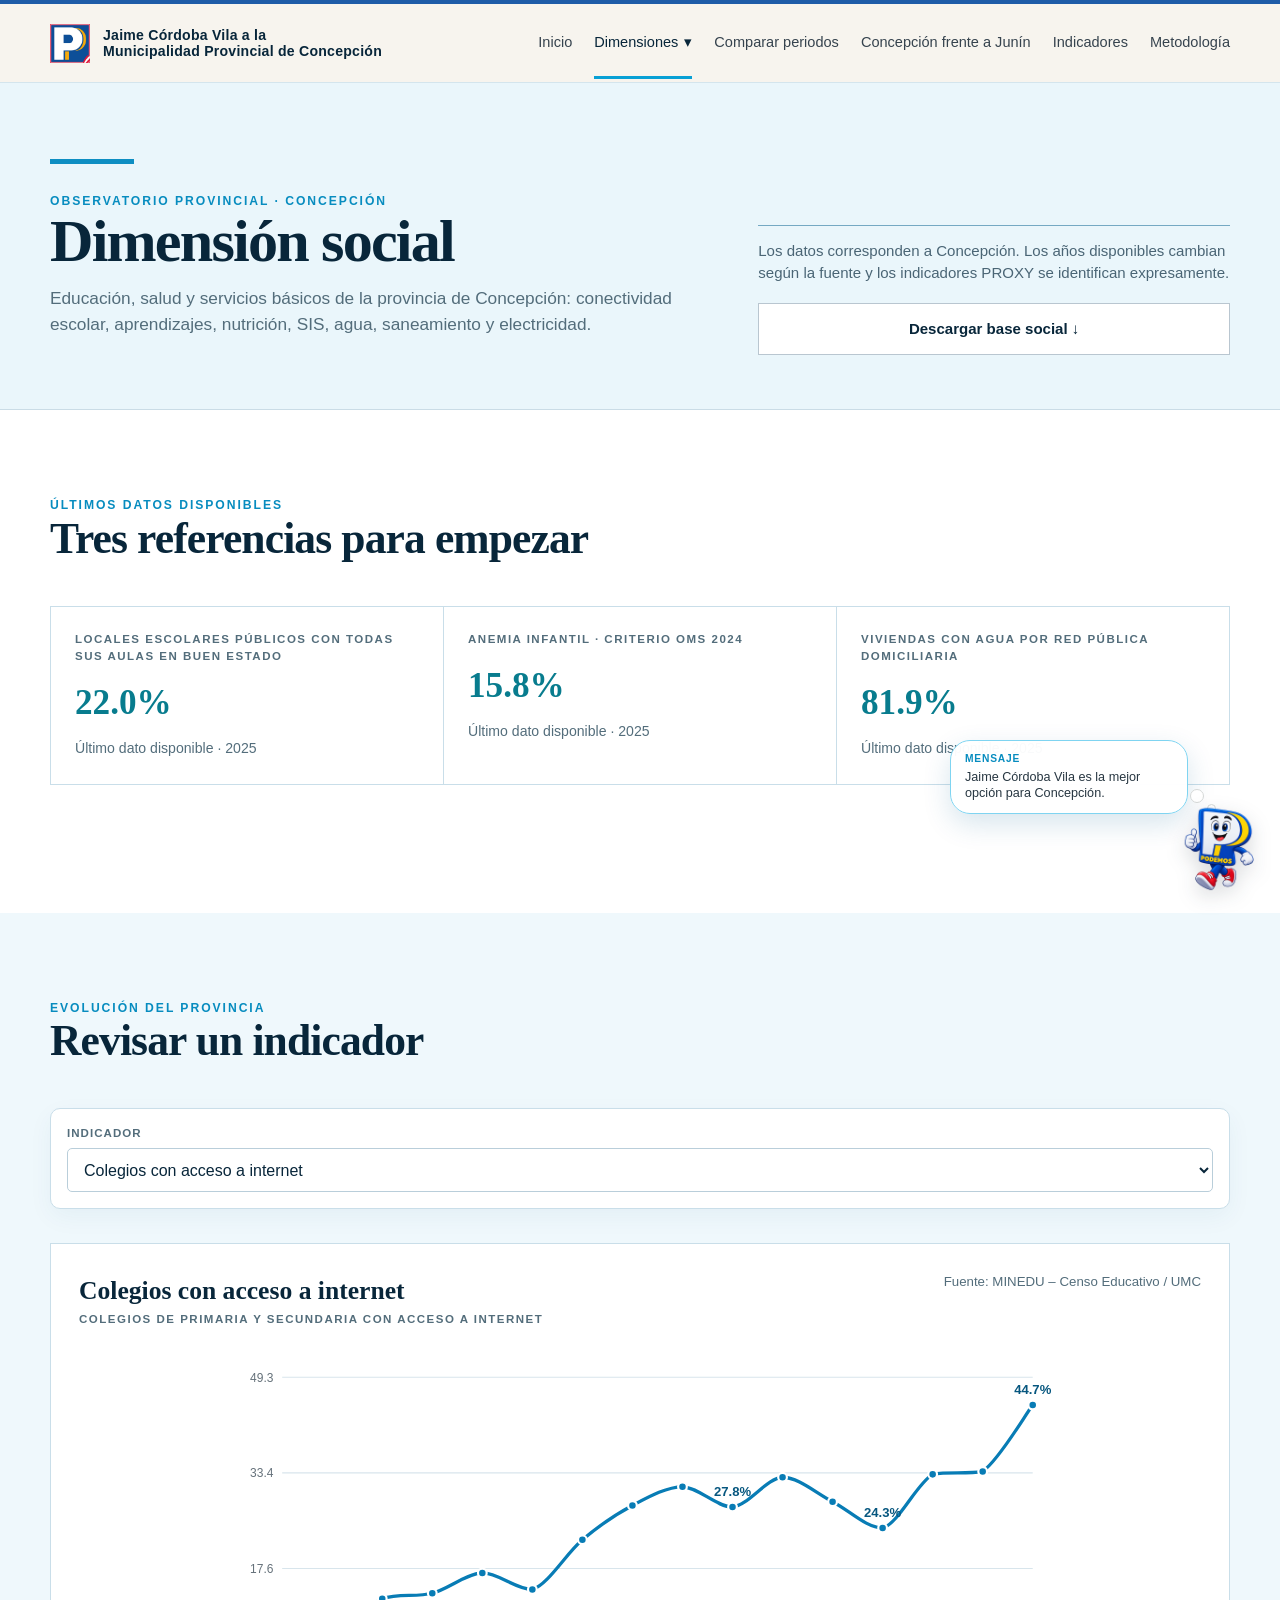
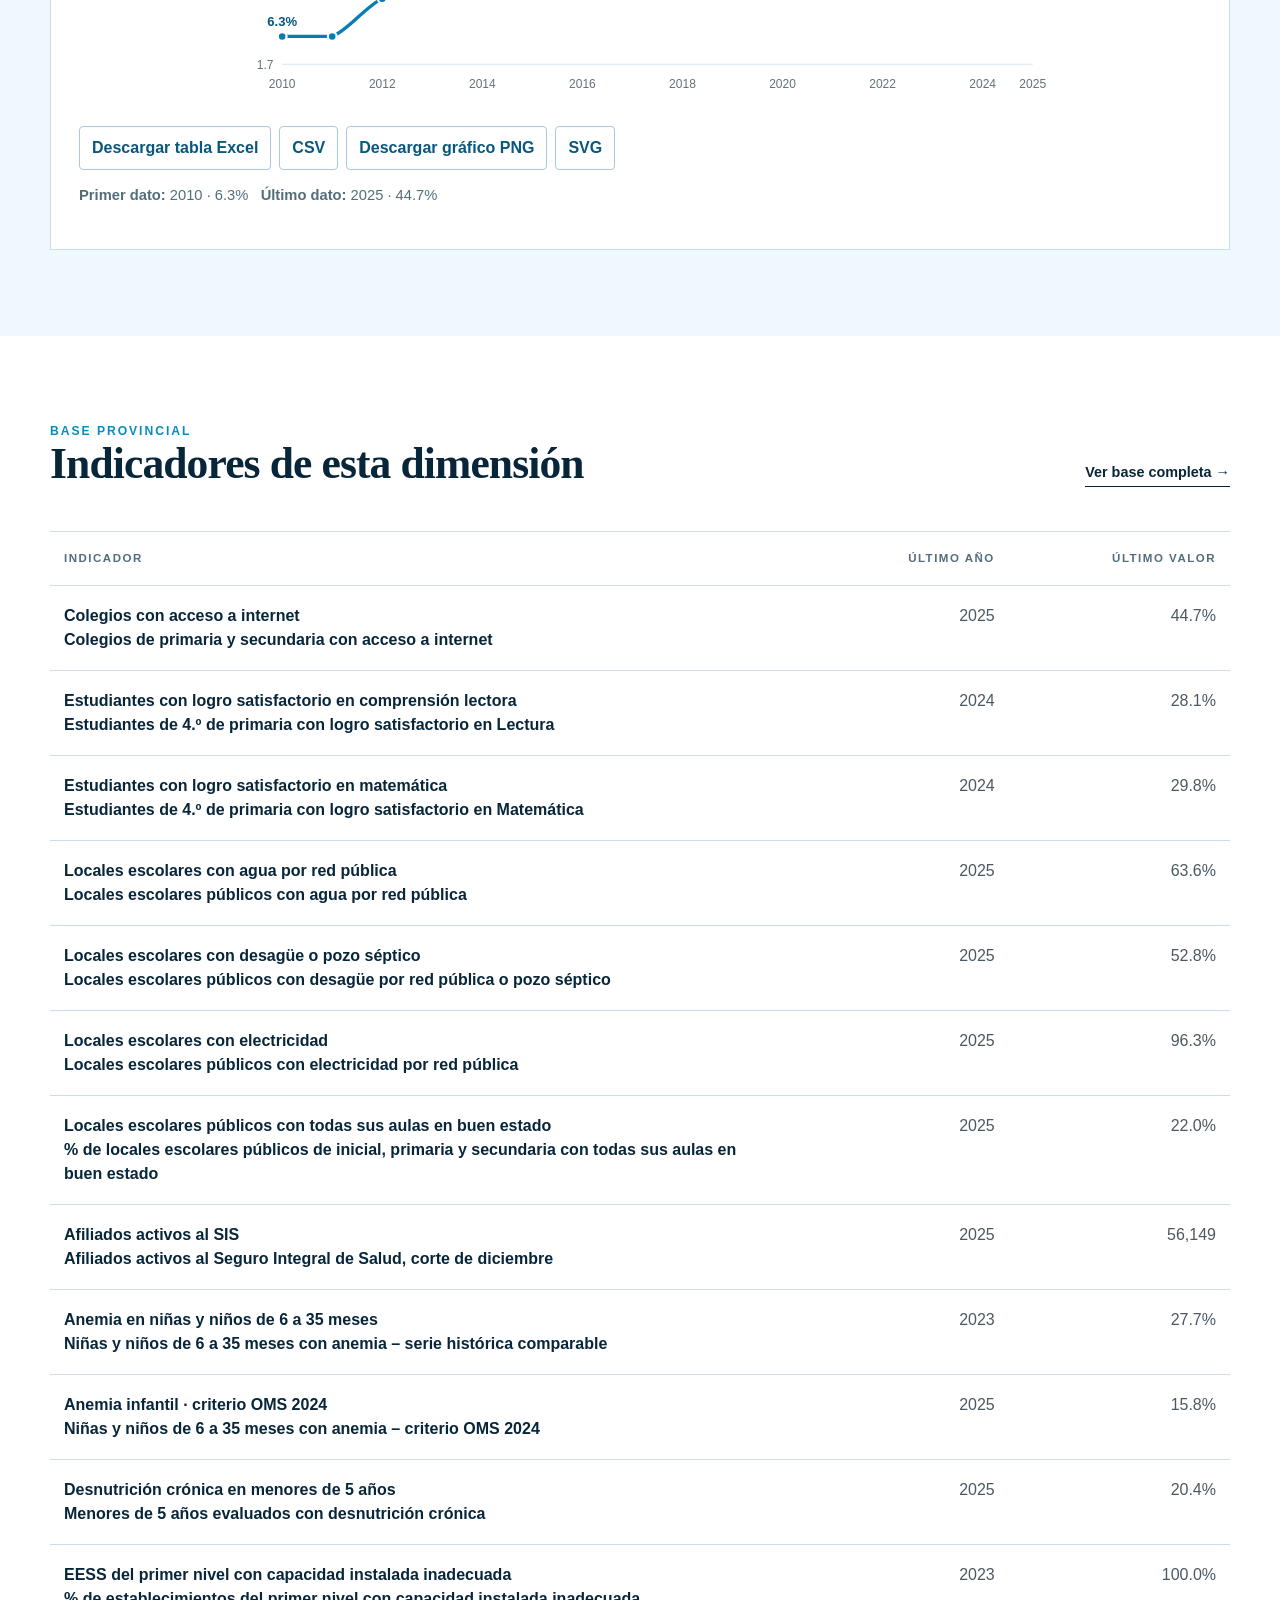
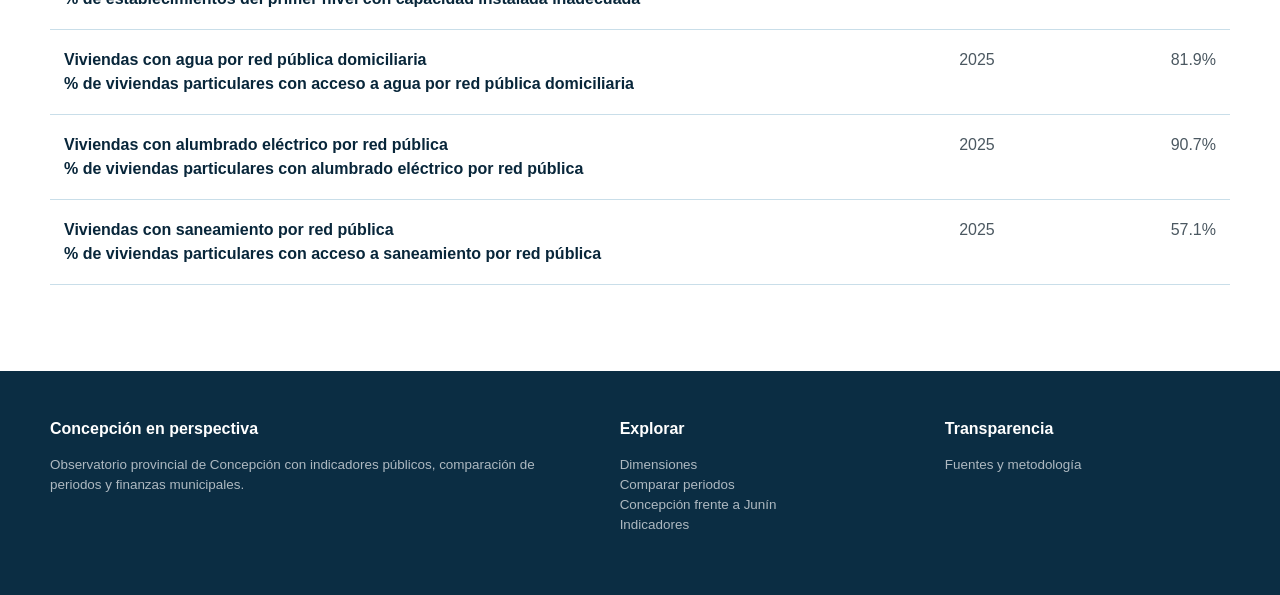
<file: social.html>
<!doctype html><html lang="es"><head><meta charset="utf-8"><meta http-equiv="Cache-Control" content="no-cache, no-store, must-revalidate"><meta http-equiv="Pragma" content="no-cache"><meta http-equiv="Expires" content="0"><meta name="viewport" content="width=device-width,initial-scale=1"><title>Dimensión social | Concepción en perspectiva</title><link rel="stylesheet" href="styles.css?v=20260816-db1"><link rel="icon" href="assets/favicon.ico"><link rel="icon" type="image/png" href="assets/favicon.png"></head><body data-page="social" data-dimension="social"><div data-header></div>
<section class="page-hero"><div class="container"><div id="dimAccent" style="height:5px;width:84px;margin-bottom:28px"></div><div class="grid"><div><div class="kicker">Observatorio provincial · Concepción</div><h1 class="h1" id="dimName"></h1><p class="section-lead" id="dimDesc"></p></div><div class="side-note">Los datos corresponden a Concepción. Los años disponibles cambian según la fuente y los indicadores PROXY se identifican expresamente.<button class="db-download-btn" type="button" data-download-dimension="Social">Descargar base social ↓</button></div></div></div></section>
<section class="section white"><div class="container"><div class="section-head"><div><div class="kicker">Últimos datos disponibles</div><h2 class="h2">Tres referencias para empezar</h2></div></div><div class="dim-summary" id="dimSummary"></div></div></section>
<section class="section"><div class="container"><div class="section-head"><div><div class="kicker">Evolución del provincia</div><h2 class="h2">Revisar un indicador</h2></div></div><div class="toolbar"><div class="field"><label>Indicador</label><select id="indicatorSelect"></select></div></div><div class="chart-shell"><div class="chart-title"><div><h3 id="chartName"></h3><div class="eyebrow" id="chartTech"></div></div><div class="chart-meta" id="chartSource"></div></div><div class="chart" id="chart"></div><p id="chartRead" class="section-lead" style="font-size:.92rem"></p></div></div></section>
<section class="section white"><div class="container"><div class="section-head"><div><div class="kicker">Base provincial</div><h2 class="h2">Indicadores de esta dimensión</h2></div><a class="more" href="datos.html">Ver base completa →</a></div><div class="indicator-index" id="indicatorIndex"></div></div></section>
<div data-footer></div><script src="data.js?v=20260816-concepcion-v3"></script><script src="vendor/react.min.js"></script><script src="vendor/react-dom.min.js"></script><script src="vendor/jszip.min.js"></script><script src="common.js?v=20260816-smooth-v1"></script><script src="dimension.js?v=20260816-concepcion-v3"></script><script>window.DB_DOWNLOAD_CONFIG={"site": "Concepción en perspectiva", "scope": "Concepción", "level": "provincial"};</script><script src="database-download.js?v=20260816-db1"></script></body></html>
</file>
<file: styles.css>
:root{
  --ink:#14202b;
  --muted:#66717a;
  --paper:#f4f1ea;
  --white:#ffffff;
  --line:#d9d6cf;
  --navy:#17324a;
  --navy-2:#234c6d;
  --green:#2f6c58;
  --orange:#b96832;
  --rust:#8e4b2d;
  --social:#245f87;
  --economic:#8b5c2e;
  --environment:#3d7058;
  --institution:#624d73;
  --good:#1f6b4f;
  --bad:#9b3d39;
  --shadow:0 18px 50px rgba(20,32,43,.10);
}
*{box-sizing:border-box}
html{scroll-behavior:smooth}
body{margin:0;font-family:"Segoe UI",Aptos,Arial,sans-serif;background:var(--paper);color:var(--ink);line-height:1.5}
a{color:inherit;text-decoration:none}
button,select,input{font:inherit}
.container{width:min(1180px,calc(100% - 48px));margin:0 auto}
.kicker{font-size:.76rem;letter-spacing:.16em;text-transform:uppercase;font-weight:800;color:var(--orange)}
.eyebrow{font-size:.72rem;letter-spacing:.13em;text-transform:uppercase;font-weight:750;color:var(--muted)}
.display{font-family:Georgia,"Times New Roman",serif;font-size:clamp(2.5rem,5.7vw,5.5rem);line-height:.98;letter-spacing:-.035em;margin:0}
.h1{font-family:Georgia,"Times New Roman",serif;font-size:clamp(2.2rem,4.7vw,4.35rem);line-height:1.03;letter-spacing:-.03em;margin:0}
.h2{font-family:Georgia,"Times New Roman",serif;font-size:clamp(1.8rem,3.4vw,3rem);line-height:1.08;letter-spacing:-.02em;margin:0}
.lead{font-size:1.16rem;color:#dfe8ef;max-width:680px}
.section-lead{font-size:1.08rem;color:var(--muted);max-width:760px;margin-top:14px}

/* navigation */
.site-header{position:sticky;top:0;z-index:50;background:rgba(244,241,234,.94);backdrop-filter:blur(14px);border-bottom:1px solid rgba(20,32,43,.10)}
.nav-wrap{height:72px;display:flex;align-items:center;justify-content:space-between;gap:28px}
.brand{display:flex;align-items:center;gap:13px;font-weight:800;letter-spacing:.015em}
.brand-mark{width:34px;height:34px;border:1px solid var(--ink);display:grid;place-items:center;font-family:Georgia,serif;font-weight:700}
.brand-mark.brand-party{width:38px;height:38px;border:0;background:transparent;overflow:hidden;flex:0 0 38px}
.brand-mark.brand-party img{width:100%;height:100%;display:block;object-fit:contain}
.brand-text{font-size:.88rem;line-height:1.16;max-width:300px;display:block}
.nav-links{display:flex;gap:24px;align-items:center;font-size:.91rem;color:#36434e}
.nav-links a{padding:25px 0 22px;border-bottom:3px solid transparent}
.nav-links a:hover,.nav-links a.active{color:var(--ink);border-bottom-color:var(--orange)}
.nav-cta{border:1px solid var(--ink);padding:9px 13px!important;border-bottom:1px solid var(--ink)!important}
.menu-toggle{display:none;background:none;border:0;font-size:1.4rem}

/* hero */
.hero{min-height:84vh;position:relative;background-image:linear-gradient(90deg,rgba(8,20,30,.20) 0%,rgba(8,20,30,.24) 33%,rgba(8,20,30,.70) 64%,rgba(8,20,30,.86) 100%),url('assets/hero-concepcion.png');background-size:cover;background-position:center;display:flex;align-items:center;color:white;overflow:hidden}
.hero::after{content:"";position:absolute;inset:auto 0 0;height:120px;background:linear-gradient(transparent,rgba(8,20,30,.30))}
.hero-content{position:relative;z-index:2;margin-left:auto;width:min(650px,52%);padding:92px 0 128px}
.hero-content .kicker{color:#f0b184}
.hero-title{font-family:Georgia,"Times New Roman",serif;font-size:clamp(3rem,6.2vw,6.4rem);line-height:.92;letter-spacing:-.045em;margin:15px 0 24px;max-width:650px}
.hero-sub{font-size:1.08rem;max-width:590px;color:#e5edf3;margin-bottom:30px}
.hero-actions{display:flex;gap:12px;flex-wrap:wrap}
.btn{display:inline-flex;align-items:center;justify-content:center;gap:8px;padding:12px 17px;border:1px solid rgba(255,255,255,.75);font-weight:700;font-size:.92rem;transition:.2s}
.btn.primary{background:white;color:var(--ink);border-color:white}
.btn:hover{transform:translateY(-1px)}
.hero-metrics{position:absolute;left:0;right:0;bottom:0;z-index:3;border-top:1px solid rgba(255,255,255,.25);background:rgba(8,20,30,.58);backdrop-filter:blur(8px)}
.hero-metrics .container{display:grid;grid-template-columns:repeat(3,1fr)}
.hero-metric{padding:21px 28px;border-right:1px solid rgba(255,255,255,.20)}
.hero-metric:last-child{border-right:0}
.hero-metric strong{display:block;font-family:Georgia,serif;font-size:2.1rem;line-height:1;color:white}
.hero-metric span{font-size:.88rem;color:#d8e2e9}

/* pandemic timeline */
.context-strip{background:#172531;color:white;border-top:1px solid rgba(255,255,255,.08)}
.context-inner{display:grid;grid-template-columns:300px 1fr;gap:40px;align-items:center;padding:28px 0}
.context-copy strong{font-family:Georgia,serif;font-size:1.35rem;display:block;margin-bottom:4px}
.context-copy span{font-size:.91rem;color:#cbd5dc}
.yearline{display:grid;grid-template-columns:repeat(4,1fr);position:relative;padding-top:22px}
.yearline::before{content:"";position:absolute;left:0;right:0;top:12px;height:1px;background:#82909a}
.yearpoint{position:relative;text-align:center;font-weight:800;font-size:.9rem}
.yearpoint::before{content:"";position:absolute;width:9px;height:9px;border-radius:50%;background:white;top:-14px;left:50%;transform:translateX(-50%)}
.yearpoint small{display:block;font-weight:500;color:#c7d0d7;font-size:.72rem;margin-top:2px}

/* sections */
.section{padding:86px 0}
.section.white{background:var(--white)}
.section.dark{background:#142431;color:white}
.section-head{display:flex;align-items:flex-end;justify-content:space-between;gap:30px;margin-bottom:44px}
.section-head .more{font-size:.9rem;font-weight:800;border-bottom:1px solid currentColor;padding-bottom:2px;white-space:nowrap}

/* editorial results */
.results-grid{display:grid;grid-template-columns:repeat(3,1fr);border-top:1px solid var(--line);border-left:1px solid var(--line);background:white}
.result-item{padding:30px 30px 26px;border-right:1px solid var(--line);border-bottom:1px solid var(--line);min-height:310px;display:flex;flex-direction:column}
.result-item .result-number{font-family:Georgia,serif;font-size:3.2rem;line-height:1;color:var(--good);margin:18px 0 10px;letter-spacing:-.03em}
.result-item h3{font-family:Georgia,serif;font-size:1.42rem;line-height:1.15;margin:0 0 8px}
.result-item p{color:var(--muted);font-size:.91rem;margin:0 0 20px}
.spark{margin-top:auto;height:74px;width:100%}
.spark svg{width:100%;height:100%;overflow:visible}
.spark .pandemic{fill:rgba(185,104,50,.09)}
.spark .line{fill:none;stroke:var(--navy-2);stroke-width:2.3}
.spark .dot{fill:var(--navy-2)}
.spark .label{font-size:10px;fill:#7a858d}

/* dimensions */
.dim-grid{display:grid;grid-template-columns:1fr 1fr;border-top:1px solid #bfc3c0;border-left:1px solid #bfc3c0}
.dim-card{background:#f8f6f1;min-height:300px;padding:36px;border-right:1px solid #bfc3c0;border-bottom:1px solid #bfc3c0;display:grid;grid-template-columns:68px 1fr;gap:26px;transition:.2s}
.dim-card:hover{background:white;box-shadow:var(--shadow);position:relative;z-index:2}
.dim-no{font-family:Georgia,serif;font-size:3.4rem;color:#a8a49c;line-height:.9}
.dim-card h3{font-family:Georgia,serif;font-size:2.15rem;margin:0 0 8px}
.dim-card p{color:var(--muted);margin:0 0 24px;max-width:440px}
.dim-card .arrow{font-weight:800;font-size:.9rem}
.dim-card.social{border-top:5px solid var(--social)}
.dim-card.economic{border-top:5px solid var(--economic)}
.dim-card.environment{border-top:5px solid var(--environment)}
.dim-card.institution{border-top:5px solid var(--institution)}

/* split visual */
.split{display:grid;grid-template-columns:1.05fr .95fr;gap:64px;align-items:center}
.quote-stat{border-left:4px solid var(--orange);padding-left:24px;margin:28px 0}
.quote-stat strong{font-family:Georgia,serif;font-size:3.1rem;display:block;line-height:1}
.quote-stat span{color:var(--muted)}
.feature-list{border-top:1px solid var(--line)}
.feature-row{display:grid;grid-template-columns:130px 1fr;gap:24px;padding:18px 0;border-bottom:1px solid var(--line)}
.feature-row b{font-size:.84rem;text-transform:uppercase;letter-spacing:.07em;color:var(--muted)}

/* page hero */
.page-hero{padding:76px 0 54px;border-bottom:1px solid var(--line);background:#ece8df}
.page-hero .grid{display:grid;grid-template-columns:1.15fr .85fr;gap:70px;align-items:end}
.page-hero .side-note{border-top:1px solid var(--ink);padding-top:14px;color:#4e5a63;font-size:.94rem}

/* filters */
.toolbar{background:white;border:1px solid var(--line);padding:16px;display:flex;gap:12px;align-items:end;flex-wrap:wrap;margin:34px 0}
.field{display:flex;flex-direction:column;gap:6px;min-width:220px;flex:1}
.field label{font-size:.72rem;text-transform:uppercase;letter-spacing:.09em;font-weight:800;color:var(--muted)}
.field select,.field input{height:44px;border:1px solid #bec5c9;background:#fff;padding:0 12px;color:var(--ink);border-radius:0}

/* charts */
.chart-shell{background:white;border:1px solid var(--line);padding:28px}
.chart-title{display:flex;justify-content:space-between;gap:20px;align-items:start;margin-bottom:22px}
.chart-title h3{font-family:Georgia,serif;font-size:1.6rem;margin:0}
.chart-title .chart-meta{text-align:right;color:var(--muted);font-size:.83rem}
.chart{height:360px;width:100%;position:relative}
.chart svg{width:100%;height:100%;overflow:visible}
.axis{stroke:#b7bdc0;stroke-width:1}
.gridline{stroke:#e5e3dd;stroke-width:1}
.chart-line{fill:none;stroke:var(--navy-2);stroke-width:3}
.chart-line.secondary{stroke:#9aa3aa;stroke-width:2}
.chart-dot{fill:var(--navy-2);stroke:white;stroke-width:2}
.chart-dot.secondary{fill:#9aa3aa}
.chart-text{font-size:11px;fill:#65717a}
.chart-label{font-size:12px;fill:#37434c;font-weight:700}

.compare-kpis{display:grid;grid-template-columns:1fr 1fr;gap:18px;margin:24px 0}
.compare-kpi{background:white;border-top:4px solid var(--navy);padding:22px;border-right:1px solid var(--line);border-bottom:1px solid var(--line);border-left:1px solid var(--line)}
.compare-kpi .name{font-weight:800;margin-bottom:14px}
.compare-kpi .big{font-family:Georgia,serif;font-size:2.7rem;line-height:1}
.compare-kpi .small{color:var(--muted);font-size:.88rem;margin-top:6px}

/* dimension page */
.dim-summary{display:grid;grid-template-columns:1fr 1fr 1fr;gap:1px;background:var(--line);border:1px solid var(--line);margin:42px 0}
.dim-summary article{background:white;padding:24px;min-height:170px}
.dim-summary strong{font-family:Georgia,serif;font-size:2.2rem;display:block;margin:12px 0 6px;color:var(--good)}
.dim-summary span{color:var(--muted);font-size:.88rem}
.indicator-index{display:grid;grid-template-columns:1fr 2fr;border-top:1px solid var(--line)}
.indicator-row{display:contents}
.indicator-row>div{padding:17px 12px;border-bottom:1px solid var(--line)}
.indicator-row .idx-name{font-weight:700}
.indicator-row .idx-value{display:flex;justify-content:space-between;gap:20px;color:#4b5861}

/* Peru page */
.peru-layout{display:grid;grid-template-columns:.8fr 1.2fr;gap:48px;align-items:start}
.locator{background:white;border:1px solid var(--line);padding:22px;text-align:center;min-height:520px}
.locator img{width:min(100%,430px);max-height:500px;object-fit:contain}
.locator .credit{font-size:.72rem;color:var(--muted);text-align:left;margin-top:10px}
.rank-big{font-family:Georgia,serif;font-size:5rem;line-height:.95;color:var(--navy)}
.rank-big sup{font-family:"Segoe UI",sans-serif;font-size:1rem;color:var(--muted);font-weight:600}
.rank-scale{display:grid;grid-template-columns:repeat(25,1fr);gap:2px;margin:24px 0 10px}
.rank-scale span{height:13px;background:#d8d9d5}
.rank-scale span.active{background:var(--orange)}
.rank-scale span.better{background:#a8c4b8}

/* data explorer */
.data-list{background:white;border:1px solid var(--line)}
.data-row{display:grid;grid-template-columns:1.6fr .9fr .8fr .5fr;gap:16px;padding:16px 18px;border-bottom:1px solid var(--line);align-items:center}
.data-row:last-child{border-bottom:0}
.data-row.header{font-size:.72rem;text-transform:uppercase;letter-spacing:.08em;font-weight:800;color:var(--muted);background:#f2f0eb}
.data-row .technical{font-size:.82rem;color:var(--muted);margin-top:3px}
.pill{display:inline-block;border:1px solid #c8c9c5;padding:4px 8px;font-size:.73rem;font-weight:800;text-transform:uppercase;letter-spacing:.05em}

/* methodology */
.method-grid{display:grid;grid-template-columns:280px 1fr;gap:60px}
.method-nav{position:sticky;top:100px;align-self:start;border-top:1px solid var(--ink)}
.method-nav a{display:block;padding:12px 0;border-bottom:1px solid var(--line);font-size:.9rem}
.method-body h2{font-family:Georgia,serif;font-size:2.1rem;margin:48px 0 12px}
.method-body h2:first-child{margin-top:0}
.method-body p,.method-body li{color:#4f5a62}
.source-table{border-top:1px solid var(--line)}
.source-row{display:grid;grid-template-columns:160px 1fr;gap:18px;padding:14px 0;border-bottom:1px solid var(--line)}

.footer{background:#0f1b24;color:#c8d1d8;padding:46px 0}
.footer-grid{display:grid;grid-template-columns:1.3fr .7fr .7fr;gap:40px}
.footer strong{color:white}
.footer p,.footer a{font-size:.84rem;color:#aeb9c1}

@media(max-width:900px){
  .brand-text{max-width:240px;font-size:.82rem}
  .nav-links{display:none}.menu-toggle{display:block}.nav-links.open{display:flex;position:absolute;top:72px;left:0;right:0;background:var(--paper);padding:16px 24px;flex-direction:column;align-items:flex-start;border-bottom:1px solid var(--line)}
  .hero{background-position:44% center;min-height:760px}.hero-content{width:100%;margin:0;padding:90px 0 210px;background:linear-gradient(90deg,transparent,rgba(8,20,30,.25))}.hero-title{font-size:clamp(3rem,13vw,5rem)}
  .hero-metrics .container{grid-template-columns:1fr}.hero-metric{padding:13px 0;border-right:0;border-bottom:1px solid rgba(255,255,255,.14);display:flex;align-items:baseline;gap:12px}.hero-metric strong{font-size:1.55rem}
  .context-inner,.split,.page-hero .grid,.peru-layout,.method-grid{grid-template-columns:1fr}
  .results-grid{grid-template-columns:1fr 1fr}.dim-grid{grid-template-columns:1fr}.dim-summary{grid-template-columns:1fr}.method-nav{position:static}.footer-grid{grid-template-columns:1fr}
}
@media(max-width:620px){
  .brand-text{max-width:190px;font-size:.76rem;line-height:1.12}
  .container{width:min(100% - 28px,1180px)}
  .results-grid{grid-template-columns:1fr}.result-item{min-height:280px}.dim-card{grid-template-columns:50px 1fr;padding:26px}.dim-card h3{font-size:1.8rem}
  .section{padding:64px 0}.section-head{align-items:flex-start;flex-direction:column}.compare-kpis{grid-template-columns:1fr}.data-row{grid-template-columns:1fr}.data-row.header{display:none}.chart{height:300px}.page-hero{padding-top:54px}
}

/* Interacción de gráficos — conserva la estética original */
.chart{isolation:isolate}
.chart-hit{fill:transparent;pointer-events:all;cursor:crosshair}
.hover-guide{stroke:#7c858c;stroke-width:1;stroke-dasharray:3 4;opacity:0;pointer-events:none;transition:opacity .12s ease}
.hover-guide.show{opacity:.7}
.chart-dot{transition:r .12s ease,filter .12s ease}
.chart-dot.active{r:6;filter:drop-shadow(0 2px 4px rgba(20,32,43,.24))}
.chart-tooltip{position:absolute;z-index:9;min-width:210px;max-width:280px;background:rgba(31,34,35,.93);color:#fff;padding:10px 12px;box-shadow:0 10px 30px rgba(0,0,0,.18);font-size:.82rem;line-height:1.3;pointer-events:none;opacity:0;transform:translateY(3px);transition:opacity .1s ease,transform .1s ease}
.chart-tooltip.show{opacity:1;transform:translateY(0)}
.tooltip-year{font-weight:800;font-size:.92rem;margin-bottom:2px}
.tooltip-gestion{font-weight:700;color:#edf0f2;margin-bottom:8px}
.tooltip-row{display:flex;align-items:center;justify-content:space-between;gap:18px;padding-top:5px;border-top:1px solid rgba(255,255,255,.12)}
.tooltip-row span{display:flex;align-items:center;gap:7px;color:#e4e8eb}
.tooltip-row i{width:9px;height:9px;border:1px solid rgba(255,255,255,.5);background:var(--navy-2);display:inline-block}
.tooltip-row.secondary i{background:#9aa3aa}
.tooltip-row strong{white-space:nowrap}
.spark .dot{cursor:help}

/* Mapa departamental interactivo */
.locator.interactive-map-shell{position:relative;padding:18px;overflow:hidden}
.map-stage{position:relative;width:100%;min-height:470px;display:grid;place-items:center;background:#f8f7f3;border:1px solid #ebe8e1}
.map-stage svg{width:100%;height:470px;display:block;touch-action:none}
.map-layer path{fill:#dedbd3;stroke:#fff;stroke-width:1.15;vector-effect:non-scaling-stroke;cursor:pointer;transition:fill .14s ease,stroke .14s ease,opacity .14s ease}
.map-layer path:hover,.map-layer path.hover{fill:#b9c5cb}
.map-layer path.junin{fill:var(--orange);stroke:#fff;stroke-width:1.8}
.map-layer path.selected{stroke:var(--ink);stroke-width:2.2}
.map-layer path.junin.rank-good{fill:var(--green)}
.map-layer path.junin.rank-mid{fill:var(--orange)}
.map-layer path.junin.rank-low{fill:var(--rust)}
.map-toolbar{display:flex;gap:6px;position:absolute;top:30px;right:30px;z-index:5}
.map-toolbar button{width:34px;height:34px;border:1px solid #c7c8c4;background:rgba(255,255,255,.94);color:var(--ink);font-weight:800;cursor:pointer;box-shadow:0 3px 10px rgba(20,32,43,.08)}
.map-toolbar button:hover{background:white;border-color:#8f989e}
.map-tooltip{position:absolute;z-index:7;min-width:160px;max-width:245px;background:rgba(20,32,43,.94);color:#fff;padding:9px 11px;font-size:.8rem;line-height:1.25;pointer-events:none;opacity:0;transition:opacity .08s ease;text-align:left}
.map-tooltip.show{opacity:1}
.map-tooltip strong{font-size:.88rem;display:block;margin-bottom:4px}
.map-tooltip span{color:#dce4e9}
.map-loading{color:var(--muted);font-size:.86rem;padding:50px 20px;text-align:center}
.map-error{padding:36px 20px;text-align:center;color:var(--muted);font-size:.86rem}
.map-error img{display:block;width:min(100%,390px);max-height:410px;margin:0 auto 16px;object-fit:contain}
.map-status{display:flex;align-items:center;justify-content:space-between;gap:14px;padding:12px 2px 0;font-size:.78rem;color:var(--muted);text-align:left}
.map-status b{color:var(--ink)}
.locator .credit{border-top:1px solid var(--line);padding-top:10px}

@media(max-width:900px){
  .brand-text{max-width:240px;font-size:.82rem}
  .map-stage,.map-stage svg{min-height:430px;height:430px}
}
@media(max-width:620px){
  .brand-text{max-width:190px;font-size:.76rem;line-height:1.12}
  .chart-tooltip{min-width:190px;max-width:230px;font-size:.77rem}
  .map-stage,.map-stage svg{min-height:400px;height:400px}
  .map-toolbar{top:26px;right:26px}
}

/* Datos departamentales sobre el mapa: escala neutra, sin interpretar alto/bajo como bueno/malo */
.map-layer path.has-data.data-q1{fill:#dce7eb}
.map-layer path.has-data.data-q2{fill:#bfd3db}
.map-layer path.has-data.data-q3{fill:#93b4c2}
.map-layer path.has-data.data-q4{fill:#628fa2}
.map-layer path.has-data.data-q5{fill:#315f74}
.map-layer path.has-data:hover,.map-layer path.has-data.hover{stroke:#24323a;stroke-width:2;filter:brightness(.96)}
.map-layer path.junin.has-data{stroke:var(--orange);stroke-width:3}
.map-layer path.junin.has-data.selected{stroke:var(--ink);stroke-width:3}
.map-legend{display:none;position:static;z-index:5;width:100%;margin:10px 0 0;padding:10px 12px;background:#fbfaf7;border:1px solid #ddd9d1;box-shadow:none;font-size:.68rem;color:var(--muted);text-align:left}
.map-legend.show{display:grid;grid-template-columns:145px minmax(120px,1fr) 135px;column-gap:12px;row-gap:3px;align-items:center}
.legend-title{display:block;font-weight:800;color:var(--ink);margin:0;grid-column:1;grid-row:1 / 3}
.legend-gradient{display:grid;grid-template-columns:repeat(5,1fr);height:8px;margin:0;grid-column:2;grid-row:1}
.legend-gradient i:nth-child(1){background:#dce7eb}.legend-gradient i:nth-child(2){background:#bfd3db}.legend-gradient i:nth-child(3){background:#93b4c2}.legend-gradient i:nth-child(4){background:#628fa2}.legend-gradient i:nth-child(5){background:#315f74}
.legend-ends{display:flex;justify-content:space-between;font-size:.58rem;font-weight:600;margin:0;grid-column:2;grid-row:2}.legend-ends b{font-weight:600}
.legend-nodata{display:flex;align-items:center;gap:6px;grid-column:3;grid-row:1 / 3;justify-self:end}.legend-nodata i{display:inline-block;width:10px;height:10px;background:#dedbd3;border:1px solid #fff}
@media(max-width:620px){.map-legend.show{display:block}.legend-title{margin-bottom:7px}.legend-gradient{margin-bottom:4px}.legend-ends{margin-bottom:7px}.legend-nodata{justify-content:flex-start}}

#dimensiones{scroll-margin-top:82px}


/* Identificación visual de gestiones en los gráficos */
.gestion-label{font-size:9.5px;font-weight:700}
.gestion-band line{vector-effect:non-scaling-stroke}
/* V4: conserva el diseño original; mejoras funcionales */
.nav-dropdown{position:relative;display:flex;align-items:center}.nav-dropbtn{appearance:none;border:0;background:transparent;color:inherit;font:inherit;padding:24px 10px;cursor:pointer}.nav-menu{position:absolute;top:100%;left:0;min-width:230px;background:#fff;border:1px solid #dde2e6;box-shadow:0 14px 36px rgba(20,35,48,.16);z-index:1000;padding:8px}.nav-menu a{display:block!important;padding:11px 12px!important;border:0!important;white-space:nowrap}.nav-menu a:hover{background:#f4f1ec}.proxy-badge{display:inline-flex;align-items:center;padding:2px 7px;margin-left:7px;border:1px solid #bd8b55;border-radius:999px;font:700 10px/1.4 Arial,sans-serif;letter-spacing:.08em;color:#8b5c2e;vertical-align:middle}.download-actions{display:flex;gap:8px;flex-wrap:wrap;margin:16px 0 4px}.download-actions button{border:1px solid #cbd2d8;background:#fff;color:#17324a;padding:9px 12px;font-weight:700;cursor:pointer}.download-actions button:hover{border-color:#17324a;background:#f6f7f8}.finance-tabs,.subtabs{display:flex;gap:8px;flex-wrap:wrap;margin-bottom:18px}.finance-tabs button,.subtabs button{border:1px solid #c8d0d6;background:#fff;padding:11px 15px;font-weight:700;color:#17324a;cursor:pointer}.finance-tabs button.active,.subtabs button.active{background:#17324a;color:#fff;border-color:#17324a}.finance-select{max-width:520px;margin:10px 0 20px}.finance-head{display:flex;justify-content:space-between;gap:20px;align-items:end;margin:22px 0 10px}.finance-head h3{font-family:Georgia,serif;font-size:2rem;margin:.25rem 0}.finance-chart{background:#fff;border:1px solid #e1e5e8;padding:12px}.finance-svg{display:block;width:100%;height:auto}.table-wrap{overflow:auto;margin-top:18px}.finance-table{width:100%;border-collapse:collapse;font-size:.88rem;background:#fff}.finance-table th,.finance-table td{padding:10px 12px;border-bottom:1px solid #e7eaed;text-align:right;white-space:nowrap}.finance-table th{background:#17324a;color:#fff;position:sticky;top:0}.finance-table th:nth-child(-n+2),.finance-table td:nth-child(-n+2){text-align:left}.chart{position:relative}.chart-tooltip{pointer-events:none}
@media(max-width:760px){.nav-dropdown{display:block}.nav-dropbtn{width:100%;text-align:left;padding:12px 0}.nav-menu{position:static;box-shadow:none;border:0;padding-left:12px}.finance-head{display:block}}


/* ===== Ajustes V5: misma estética original, navegación y legibilidad ===== */
.site-header{position:sticky;top:0;z-index:1200;background:rgba(247,244,238,.98);backdrop-filter:blur(10px)}
.nav-wrap{height:78px;position:relative}
.nav-links{gap:22px;white-space:nowrap}
.nav-dropdown{position:relative;display:flex;align-items:stretch}
.nav-dropbtn{appearance:none;border:0;border-bottom:3px solid transparent;background:transparent;color:#36434e;font:inherit;padding:25px 2px 22px;cursor:pointer;display:flex;gap:6px;align-items:center}
.nav-dropdown.active .nav-dropbtn,.nav-dropdown.open .nav-dropbtn,.nav-dropbtn:hover{color:var(--ink);border-bottom-color:var(--orange)}
.nav-menu{display:none;position:absolute;top:calc(100% - 1px);left:-14px;min-width:238px;background:#fff;border:1px solid #d8dde1;box-shadow:0 16px 38px rgba(20,35,48,.17);z-index:1400;padding:8px}
.nav-dropdown.open .nav-menu{display:block}
.nav-menu a{display:block!important;padding:11px 12px!important;border:0!important;white-space:nowrap;color:#36434e}
.nav-menu a:hover{background:#f4f1ec;color:var(--ink)}
/* Baja ligeramente la composición de la foto sin cambiar la portada original */
.hero{background-position:center 35%}
#finanzasPublicas{scroll-margin-top:86px}
.summary-link{cursor:pointer;transition:background .18s ease}
.summary-link:hover{background:#f8f6f1}
/* Tabla de indicadores: nombre, 2019 y 2022 como tres columnas realmente equilibradas */
.indicator-index{display:grid;grid-template-columns:minmax(470px,2.5fr) minmax(150px,.75fr) minmax(150px,.75fr);border-top:1px solid var(--line)}
.indicator-row{display:contents}
.indicator-row>div{padding:18px 14px;border-bottom:1px solid var(--line)}
.indicator-row .idx-name{font-weight:700;padding-right:42px}
.indicator-row .idx-year{text-align:right;color:#4b5861;font-variant-numeric:tabular-nums;padding-left:28px}
.indicator-head .idx-year,.indicator-head .idx-name{color:var(--muted);font-weight:800}
/* Catálogo */
.data-row-link{transition:background .16s ease}.data-row-link:hover{background:#faf8f4}
.finance-catalog-row{border-left:4px solid var(--institution)}
.consulta-badge{display:inline-flex;margin-left:8px;padding:2px 7px;border-radius:999px;background:#17324a;color:#fff;font:700 10px/1.4 Arial,sans-serif;letter-spacing:.07em;vertical-align:middle}
/* Finanzas: hover por año y descarga limpia */
.finance-chart{position:relative;overflow:visible}
.finance-year-hit{fill:transparent;pointer-events:all;cursor:crosshair}
.finance-hover-guide{stroke:#7c858c;stroke-width:1;stroke-dasharray:3 4;opacity:0;pointer-events:none}
.finance-hover-guide.show{opacity:.72}
.finance-tooltip{position:absolute;z-index:20;display:none;width:250px;background:#102435;color:#fff;padding:12px 14px;box-shadow:0 10px 28px rgba(0,0,0,.20);font-size:.82rem;pointer-events:none;text-align:left}
.finance-tooltip.show{display:block}
.finance-tooltip .tooltip-year{font-family:Georgia,serif;font-weight:700;font-size:1.25rem;line-height:1.1}
.finance-tooltip .tooltip-gestion{color:#d4dee5;font-size:.75rem;margin:3px 0 9px}
.finance-tooltip .tooltip-row{display:flex;justify-content:space-between;gap:14px;padding:3px 0}
.finance-tooltip .tooltip-row span{color:#dce5eb}.finance-tooltip .tooltip-row strong{font-variant-numeric:tabular-nums}
.finance-tooltip i{display:inline-block;width:8px;height:8px;border-radius:50%;margin-right:6px}
@media(max-width:1100px){.nav-links{gap:15px;font-size:.86rem}.brand-text{max-width:250px}.indicator-index{grid-template-columns:minmax(360px,2fr) minmax(125px,.7fr) minmax(125px,.7fr)}}
@media(max-width:900px){
 .nav-wrap{height:72px}.nav-links.open{top:72px;z-index:1300}
 .nav-dropdown{display:block;width:100%}.nav-dropbtn{width:100%;text-align:left;padding:12px 0;justify-content:space-between}.nav-dropdown.active .nav-dropbtn,.nav-dropdown.open .nav-dropbtn{border-bottom-color:transparent}
 .nav-menu{position:static;display:none;box-shadow:none;border:0;border-left:2px solid var(--orange);padding:2px 0 2px 12px;margin-bottom:6px}.nav-dropdown.open .nav-menu{display:block}
 .hero{background-position:42% 30%}
 .indicator-index{grid-template-columns:minmax(280px,1.8fr) minmax(100px,.7fr) minmax(100px,.7fr);overflow-x:auto}
 .indicator-row .idx-name{padding-right:20px}.indicator-row .idx-year{padding-left:16px}
}


/* ===== Ajustes V6: Dimensiones clicable + Finanzas Públicas visible ===== */
html{scroll-behavior:smooth}
#dimensiones{scroll-margin-top:86px}
.nav-dropbtn{text-decoration:none}
.finance-explorer{margin-top:28px}
.finance-overview{display:grid;grid-template-columns:repeat(3,minmax(0,1fr));gap:1px;background:#d9dde0;border:1px solid #d9dde0;margin:20px 0 24px}
.finance-overview-card{background:#fff;padding:18px 20px;min-height:104px}
.finance-overview-card span{display:block;color:#66727c;font-size:.75rem;font-weight:800;letter-spacing:.07em;text-transform:uppercase;margin-bottom:8px}
.finance-overview-card strong{display:block;color:#17324a;font-family:Georgia,serif;font-size:1.55rem;line-height:1.15}
.finance-overview-card small{display:block;color:#66727c;margin-top:5px}
.finance-tabs{margin-top:4px}
.finance-tabs button{min-width:190px}
.finance-empty{padding:24px;border:1px solid #e1e5e8;background:#fff;color:#66727c}
@media(max-width:760px){.finance-overview{grid-template-columns:1fr}.finance-tabs button{width:100%;min-width:0}}


/* ===== Ajustes V7: subentornos institucionales + descargas por indicador ===== */
#queQuieresVer{scroll-margin-top:90px}
.institution-choice-section{background:#f4f1ea}
.institution-choice-grid{display:grid;grid-template-columns:1fr 1fr;border:1px solid #cfd2d0;background:#cfd2d0;gap:1px}
.institution-choice-card{appearance:none;border:0;background:#fbfaf7;color:var(--ink);text-align:left;padding:34px 34px 32px;min-height:300px;display:grid;grid-template-columns:64px 1fr;gap:22px;cursor:pointer;position:relative;transition:transform .18s ease,box-shadow .18s ease,background .18s ease}
.institution-choice-card::before{content:"";position:absolute;left:0;right:0;top:0;height:5px;background:var(--navy)}
.institution-choice-card.finance::before{background:var(--institution)}
.institution-choice-card:hover,.institution-choice-card.active{background:#fff;box-shadow:0 16px 40px rgba(20,32,43,.10);z-index:2;transform:translateY(-2px)}
.institution-choice-card.active{outline:2px solid rgba(98,77,115,.20);outline-offset:-2px}
.institution-choice-no{font-family:Georgia,serif;font-size:3.1rem;line-height:1;color:#aaa69e;padding-top:4px}
.institution-choice-card h3{font-family:Georgia,serif;font-size:2.05rem;line-height:1.05;margin:8px 0 12px}
.institution-choice-card p{color:var(--muted);max-width:470px;margin:0 0 28px}
.institution-choice-action{font-weight:800;font-size:.9rem;border-bottom:1px solid transparent;padding-bottom:3px}
.institution-choice-card:hover .institution-choice-action{border-bottom-color:currentColor}
.institution-environment{scroll-margin-top:86px;border-top:1px solid var(--line)}
.institution-environment[hidden]{display:none!important}
.environment-heading{display:flex;align-items:end;justify-content:space-between;gap:28px;margin-bottom:32px}
.environment-back{appearance:none;border:1px solid #bcc4c9;background:#fff;color:var(--ink);padding:10px 13px;font-weight:700;cursor:pointer;white-space:nowrap}
.environment-back:hover{border-color:var(--ink);background:#faf9f6}
.security-summary{display:grid;grid-template-columns:minmax(0,1fr);max-width:520px;margin:10px 0 26px;border:1px solid var(--line);background:#fff}
.security-summary article{padding:22px 24px}
.security-summary strong{display:block;font-family:Georgia,serif;font-size:2rem;color:var(--good);margin:8px 0 4px}
.security-summary span{color:var(--muted);font-size:.9rem}
.institution-index-head{margin-top:58px;margin-bottom:20px}
.institution-subtitle{font-family:Georgia,serif;font-size:2rem;line-height:1.08;margin:4px 0 0}

/* Catálogo de indicadores: fuente + acción de descarga */
.data-row{grid-template-columns:minmax(300px,1.6fr) minmax(150px,.72fr) minmax(150px,.72fr) minmax(170px,.78fr) minmax(132px,.45fr)}
.catalog-action{display:flex;justify-content:flex-end;align-items:center}
.catalog-download,.catalog-open{appearance:none;border:1px solid #bdc6cc;background:#fff;color:#17324a;padding:9px 11px;font-size:.8rem;font-weight:800;cursor:pointer;white-space:nowrap;text-align:center}
.catalog-download:hover,.catalog-open:hover{border-color:#17324a;background:#f6f7f8}
.catalog-title-link:hover{text-decoration:underline;text-underline-offset:3px}
.finance-catalog-row{background:#fbfaf7}

@media(max-width:980px){
 .institution-choice-grid{grid-template-columns:1fr}
 .institution-choice-card{min-height:0}
 .data-row{grid-template-columns:minmax(250px,1.5fr) minmax(125px,.7fr) minmax(135px,.7fr) minmax(150px,.7fr) minmax(120px,.45fr);overflow-x:auto}
}
@media(max-width:760px){
 .institution-choice-card{grid-template-columns:48px 1fr;padding:28px 24px}.institution-choice-no{font-size:2.45rem}.institution-choice-card h3{font-size:1.7rem}
 .environment-heading{align-items:flex-start;flex-direction:column}.environment-back{width:100%}
 .data-row{grid-template-columns:1fr}.data-row.header{display:none}.catalog-action{justify-content:flex-start}.catalog-download,.catalog-open{width:100%}
}


/* ===== Ajustes V8: Finanzas amplias + descarga visible + mascota ===== */
/* El catálogo usa cinco columnas reales; la descarga queda siempre al lado de Fuente. */
.data-row{
  grid-template-columns:minmax(360px,2.15fr) minmax(135px,.78fr) minmax(145px,.72fr) minmax(190px,1fr) minmax(150px,.70fr);
  column-gap:22px;
}
.data-row.header>div:last-child{text-align:center}
.catalog-action{justify-content:center}
.catalog-download,.catalog-open{min-width:128px}

/* Finanzas Públicas tiene su propio entorno: aprovechamos casi todo el ancho disponible. */
.finance-container{width:min(1460px,calc(100% - 48px));margin:0 auto}
#finanzasPublicas{padding-left:0;padding-right:0}
#finanzasPublicas .finance-explorer{width:100%}
#finanzasPublicas .finance-chart{
  height:auto!important;
  min-height:0!important;
  overflow:visible;
  padding:18px 20px 10px;
}
#finanzasPublicas .finance-svg{width:100%;height:auto;min-height:420px}
#finanzasPublicas .table-wrap{margin-top:22px}
#finanzasPublicas .download-actions{margin:18px 0 8px}
#finanzasPublicas .finance-table{font-size:.9rem}
#finanzasPublicas .finance-table th,#finanzasPublicas .finance-table td{padding:11px 14px}

/* Mascota discreta y persistente en todas las páginas. */
.mascot-widget{
  position:fixed;
  right:10px;
  bottom:8px;
  left:auto;
  top:auto;
  z-index:1160;
  width:330px;
  height:156px;
  pointer-events:none;
  opacity:1;
  transition:opacity .2s ease,transform .2s ease;
}
.mascot-widget.is-dragging{transition:none}
.mascot-widget.is-hiding{opacity:0;transform:translateY(12px)}
.mascot-character-wrap{
  position:absolute;
  right:0;
  left:auto;
  bottom:0;
  width:104px;
  height:118px;
  pointer-events:auto;
  cursor:grab;
}
.mascot-widget.is-dragging .mascot-character-wrap{cursor:grabbing}
.mascot-character{
  position:absolute;
  left:0;
  bottom:0;
  width:102px;
  height:auto;
  display:block;
  filter:drop-shadow(0 7px 10px rgba(20,32,43,.18));
  user-select:none;
  -webkit-user-drag:none;
}
.mascot-close{
  position:absolute;
  top:-3px;
  right:-2px;
  width:25px;
  height:25px;
  border:1px solid rgba(23,50,74,.20);
  border-radius:50%;
  background:rgba(255,255,255,.96);
  color:#17324a;
  font:800 18px/21px Arial,sans-serif;
  cursor:pointer;
  opacity:0;
  transform:scale(.86);
  transition:opacity .15s ease,transform .15s ease,background .15s ease;
  box-shadow:0 4px 12px rgba(20,32,43,.12);
  pointer-events:auto;
}
.mascot-character-wrap:hover .mascot-close,.mascot-close:focus-visible{opacity:1;transform:scale(1)}
.mascot-close:hover{background:#17324a;color:#fff}
.mascot-thought{
  position:absolute;
  right:82px;
  left:auto;
  bottom:78px;
  width:238px;
  min-height:64px;
  padding:12px 14px 11px;
  border:1px solid #d5d8d7;
  border-radius:20px;
  background:rgba(255,255,255,.97);
  color:#273641;
  box-shadow:0 8px 24px rgba(20,32,43,.11);
  font-size:.79rem;
  line-height:1.32;
  pointer-events:none;
}
.mascot-thought::before,.mascot-thought::after{
  content:"";
  position:absolute;
  border-radius:50%;
  background:#fff;
  border:1px solid #d5d8d7;
}
.mascot-thought::before{right:-17px;bottom:10px;width:12px;height:12px}
.mascot-thought::after{right:-29px;bottom:0;width:7px;height:7px}
.mascot-thought-label{
  display:block;
  margin-bottom:4px;
  color:#b85f23;
  font-size:.64rem;
  line-height:1.15;
  text-transform:uppercase;
  letter-spacing:.08em;
  font-weight:800;
}
.mascot-thought-text{display:block;transition:opacity .15s ease}
.mascot-thought-text.is-changing{opacity:.18}

@media(max-width:1100px){
  .data-row{grid-template-columns:minmax(310px,1.75fr) minmax(125px,.72fr) minmax(135px,.68fr) minmax(165px,.9fr) minmax(135px,.62fr);column-gap:16px}
  .finance-container{width:min(100% - 32px,1360px)}
}
@media(max-width:760px){
  .data-row{grid-template-columns:1fr}.catalog-action{justify-content:flex-start}.catalog-download,.catalog-open{width:100%;min-width:0}
  .finance-container{width:min(100% - 24px,1360px)}
  #finanzasPublicas .finance-svg{min-height:330px}
  .mascot-widget{right:5px;left:auto;bottom:4px;width:244px;height:126px}
  .mascot-character-wrap{width:76px;height:91px}
  .mascot-character{width:75px}
  .mascot-thought{right:62px;left:auto;bottom:61px;width:174px;min-height:54px;padding:9px 11px;border-radius:16px;font-size:.68rem}
  .mascot-thought-label{font-size:.56rem}
  .mascot-close{top:-1px;right:-1px;width:23px;height:23px;font-size:16px;line-height:19px}
}
@media(hover:none){.mascot-close{opacity:.68;transform:scale(.92)}}

/* CONCEPCIÓN V2 */
@media (min-width:1100px){.brand-text{white-space:nowrap}.brand{min-width:430px}.nav-wrap{gap:22px}.nav-links{gap:22px}}
.concepcion-hero{background-position:center center}
.source-mini{font-size:.78rem;color:#607080;margin-top:14px}
.text-timeline{display:grid;border:1px solid var(--line);background:#fff}.text-timeline-row{display:grid;grid-template-columns:110px 1fr;gap:20px;padding:16px 18px;border-bottom:1px solid var(--line);align-items:center}.text-timeline-row:last-child{border-bottom:0}.text-timeline-row b{font-family:Georgia,serif;font-size:1.05rem}.text-timeline-row span{font-size:1rem}.data-row{grid-template-columns:minmax(300px,2.2fr) minmax(135px,.8fr) minmax(110px,.7fr) minmax(130px,.8fr) minmax(190px,1.1fr) minmax(110px,.65fr)}.data-row.header{grid-template-columns:minmax(300px,2.2fr) minmax(135px,.8fr) minmax(110px,.7fr) minmax(130px,.8fr) minmax(190px,1.1fr) minmax(110px,.65fr)}
.finance-container{width:min(1540px,96vw);max-width:none}.finance-chart{height:auto;min-height:500px}.finance-svg{width:100%;min-width:1050px}.table-wrap{overflow-x:auto}.finance-table{min-width:1050px}
@media(max-width:900px){.brand{min-width:0}.brand-text{white-space:normal}.data-row{grid-template-columns:1fr}.data-row.header{display:none}.finance-svg{min-width:900px}.finance-chart{overflow-x:auto}}
/* Podemos Perú · Concepción */
.concepcion-hero{background-position:center center}.concepcion-hero .kicker{color:#7fd8ff}.site-header{border-top:4px solid #139edc}.nav-links a:hover,.nav-links a.active{border-bottom-color:#139edc}.proxy-badge{background:#e5f6ff;color:#0a6d9b;border-color:#83cce9}


/* =====================================================
   CONCEPCIÓN V3 · Podemos Perú
   ===================================================== */
:root{
 --ink:#0E2C3F;--muted:#5C7080;--paper:#F2F8FB;--white:#FFF;--line:#CADCE6;
 --navy:#07577F;--navy-2:#087CB5;--green:#15859A;--orange:#009FD9;--rust:#087CB5;
 --social:#0787C1;--economic:#376FA3;--environment:#168E93;--institution:#526DB3;
 --good:#087CB5;--bad:#A34747;--shadow:0 18px 50px rgba(7,87,127,.12)
}
body{background:var(--paper)}
.site-header{background:rgba(255,255,255,.96);border-bottom:1px solid #D4E4EC}
.nav-links a:hover,.nav-links a.active{border-bottom-color:#00A6E6;color:#07577F}
.brand-mark.brand-party{width:40px;height:40px;flex-basis:40px}
.kicker{color:#008EC7}
.page-hero{background:linear-gradient(135deg,#F7FCFF 0%,#E5F4FA 100%);border-bottom-color:#CADCE6}
.page-hero .side-note{border-top-color:#75A9C3;color:#4A6575}
.section.white{background:#FFF}.toolbar{border-radius:10px;box-shadow:0 8px 24px rgba(7,87,127,.05)}
.field select,.field input{border-color:#B9CEDA;background:#FFF;border-radius:5px}
.chart-shell,.data-list,.indicator-index,.finance-overview-card,.finance-chart,.table-wrap{border-color:#CEDDE5}
.chart-line{stroke:#087CB5}.chart-dot{fill:#087CB5}.chart-label{fill:#07577F}.gridline{stroke:#D8E5EC}
.compare-kpi{border-radius:8px;box-shadow:0 8px 22px rgba(7,87,127,.05)}
.compare-kpi .name{font-family:Georgia,"Times New Roman",serif;font-size:1.25rem;color:#0E2C3F;margin-bottom:8px}
.compare-period{font-size:.72rem;letter-spacing:.13em;text-transform:uppercase;color:#668190;font-weight:800;margin-bottom:7px}
.data-row.header{background:#EAF4F9;color:#496777}.data-row{background:#FFF}.data-row:hover:not(.header){background:#F7FCFE}
.pill{border-color:#AED1E2;color:#07577F;background:#EFF9FD}
.proxy-badge{background:#E7F5FB;color:#087CB5;border-color:#9ED2E7}
.catalog-download,.catalog-open,.download-actions button,.environment-back{border-color:#ABC9D8;background:#FFF;color:#07577F;border-radius:4px}
.catalog-download:hover,.catalog-open:hover,.download-actions button:hover,.environment-back:hover{background:#E7F6FC;border-color:#6AB9D9}
.finance-tabs button.active,.subtabs button.active{background:#07577F;color:white;border-color:#07577F}.finance-tabs button,.subtabs button{border-color:#B6CEDA}
.institution-choice-card{border-radius:10px}.institution-choice-card:hover{box-shadow:0 12px 32px rgba(7,87,127,.10)}
.footer{background:#0B2D43}.footer a:hover{color:#6DD1F3}
.mascot-thought{border-color:#A9D9EA;box-shadow:0 10px 28px rgba(0,96,140,.16)}
.mascot-thought-label{color:#008FC8}
/* cool hero preserving campaign image */
.concepcion-hero{background-image:linear-gradient(90deg,rgba(3,31,49,.05) 0%,rgba(3,31,49,.16) 36%,rgba(4,39,61,.68) 66%,rgba(3,29,47,.90) 100%),url('assets/hero-concepcion.png');background-position:center center}
.concepcion-hero .hero-content .kicker{color:#70D7F6}.concepcion-hero .btn.primary{color:#07577F}.hero-metrics{background:rgba(4,37,57,.70)}
.dim-card{background:#F8FCFE}.dim-card:hover{background:#FFF}.dim-card.social{border-top-color:#00A6E6}.dim-card.economic{border-top-color:#397CAD}.dim-card.environment{border-top-color:#1B9499}.dim-card.institution{border-top-color:#526DB3}
/* District map */
.territory-toolbar{display:grid;grid-template-columns:minmax(260px,1.3fr) 180px minmax(260px,1fr);gap:14px;align-items:end;background:#FFF;border:1px solid var(--line);padding:18px;border-radius:10px;margin-bottom:24px}
.map-source{font-size:.86rem;color:var(--muted);align-self:center;padding-top:18px;text-align:right}
.district-map-layout{display:grid;grid-template-columns:minmax(0,1fr) 280px;gap:22px;align-items:start}
.district-map-card{position:relative;background:#FFF;border:1px solid var(--line);border-radius:12px;padding:22px;box-shadow:0 15px 40px rgba(7,87,127,.07)}
.map-title-row{display:flex;justify-content:space-between;align-items:flex-start;gap:20px;margin-bottom:12px}.map-title-row h2{font-family:Georgia,serif;font-size:1.7rem;margin:3px 0 0}
.map-legend{display:flex;gap:12px;align-items:center;flex-wrap:wrap;font-size:.76rem;color:var(--muted);justify-content:flex-end}.map-legend span{display:inline-flex;align-items:center;gap:6px}.map-legend i{width:14px;height:14px;border:1px solid #B7CAD4;display:inline-block}
.district-map-wrap{position:relative;min-height:620px;background:linear-gradient(180deg,#F9FDFF,#EDF7FB);border:1px solid #D4E4EC;border-radius:10px;overflow:hidden}.junin-district-svg{width:100%;height:620px;display:block}.district-shape{stroke:#7895A4;stroke-width:.62;stroke-linejoin:round;stroke-linecap:round;vector-effect:non-scaling-stroke;cursor:pointer;transition:filter .12s,stroke-width .12s,opacity .16s}.district-shape:hover{filter:brightness(.9);stroke:#0B4B6E;stroke-width:1.7;opacity:1!important}.district-shape.is-concepcion{stroke:#003C5C;stroke-width:2.5;opacity:1!important}.province-boundary{fill:none;stroke:#315D70;stroke-width:2.25;stroke-linejoin:round;stroke-linecap:round;vector-effect:non-scaling-stroke;pointer-events:none}.province-label{font-family:Arial,sans-serif;font-size:11px;font-weight:800;letter-spacing:.05em;fill:#274D60;paint-order:stroke;stroke:#fff;stroke-width:3px;stroke-linejoin:round;pointer-events:none}
.district-map-tip{position:absolute;display:none;z-index:10;background:#0B2D43;color:#FFF;padding:10px 12px;border-radius:8px;box-shadow:0 10px 28px rgba(0,0,0,.2);pointer-events:none;min-width:150px}.district-map-tip.show{display:grid;gap:1px}.district-map-tip b{font-size:.92rem}.district-map-tip span{font-size:.72rem;color:#BFD8E6}.district-map-tip strong{font-family:Georgia,serif;font-size:1.25rem;color:#7ADAF7;margin-top:4px}
.map-loading{height:620px;display:grid;place-items:center;color:var(--muted)}.map-error{padding:40px;text-align:center}.concepcion-side-card{background:#07577F;color:#FFF;border-radius:12px;padding:24px;position:sticky;top:96px;box-shadow:0 15px 40px rgba(7,87,127,.16)}.concepcion-side-card .kicker{color:#83DCF8}.concepcion-side-card h3{font-family:Georgia,serif;font-size:2.5rem;margin:12px 0 8px}.concepcion-side-card p{color:#D7ECF5}.concepcion-ranking{border-top:1px solid rgba(255,255,255,.22);padding-top:14px;margin-top:18px;font-size:.8rem;color:#C2DEE9}
@media(max-width:900px){.territory-toolbar,.district-map-layout{grid-template-columns:1fr}.map-source{text-align:left;padding-top:0}.concepcion-side-card{position:relative;top:auto}.district-map-wrap,.junin-district-svg,.map-loading{height:500px;min-height:500px}.nav-links{background:#FFF}}


/* ===== CONCEPCIÓN V3 · Podemos Perú ===== */
:root{
  --ink:#08263A;--muted:#536D7B;--paper:#EFF8FC;--white:#FFFFFF;--line:#C9DEE9;
  --navy:#07577F;--navy-2:#087DB5;--green:#16808C;--orange:#08A0D5;--rust:#136C97;
  --social:#0E8EC2;--economic:#126FA3;--environment:#188A95;--institution:#345FAE;
  --good:#087C8E;--bad:#A64444;--shadow:0 18px 50px rgba(3,70,106,.10)
}
body{background:var(--paper)}
.site-header{background:rgba(255,255,255,.96);border-bottom-color:#D4E5ED}
.nav-links a:hover,.nav-links a.active{border-bottom-color:#09A5DA;color:#06476A}
.kicker{color:#078CBF}.cool-hero{background:#E7F5FB}.page-hero{background:#EAF6FB}
.section.white{background:#FFF}.toolbar,.chart-shell,.data-list,.indicator-index,.territory-toolbar{border-color:#C9DEE9}
.compare-kpi{background:#FFF;border-color:#C9DEE9;box-shadow:0 12px 30px rgba(4,73,107,.06)}
.compare-kpi .name{font-family:Georgia,serif;font-size:1.15rem;font-weight:700;color:#063C5A}.compare-kpi .compare-period{color:#557280;margin-top:3px}
.finance-tabs button.active,.subtabs button.active{background:#07577F;color:#FFF;border-color:#07577F}
.proxy-badge,.consulta-badge{border-color:#49BEE7;color:#07577F;background:#EAF8FD}
.mascot-thought{border-color:#7FD4F1}.mascot-thought-label{color:#078CBF}
.map-fallback{min-height:620px;padding:28px;display:flex;flex-direction:column;gap:20px;background:linear-gradient(180deg,#F9FDFF,#EDF7FB)}
.map-fallback>div:first-child{display:grid;gap:4px;color:#536D7B}.map-fallback>div:first-child b{color:#08263A}
.map-fallback-grid{display:grid;grid-template-columns:repeat(4,minmax(0,1fr));gap:8px;overflow:auto;max-height:520px}
.map-fallback-item{background:#FFF;border:1px solid #D1E5EE;border-radius:8px;padding:9px;display:grid;gap:2px}.map-fallback-item span{font-weight:700;font-size:.82rem}.map-fallback-item small{color:#69808C;font-size:.66rem}.map-fallback-item strong{color:#086F9B;font-size:.9rem}.map-fallback-item.is-concepcion{border:2px solid #00A6E6;background:#E8F9FF}
@media(max-width:900px){.map-fallback-grid{grid-template-columns:repeat(2,minmax(0,1fr))}}

.province-guide{display:grid;grid-template-columns:auto 1fr;gap:8px 14px;align-items:center;margin:0 0 16px;padding:12px 14px;background:#fff;border:1px solid var(--line);border-radius:10px}.province-guide .eyebrow{white-space:nowrap}.province-chips{display:flex;flex-wrap:wrap;gap:6px}.province-chip{border:1px solid #BFD3DD;background:#F6FBFD;color:#31566A;padding:5px 9px;border-radius:999px;font-size:.7rem;font-weight:700;cursor:pointer}.province-chip:hover,.province-chip.active{background:#0A83BA;color:#fff;border-color:#0A83BA}.geometry-source{grid-column:1/-1;font-size:.7rem;color:var(--muted);padding-top:2px}.map-downloads{margin-top:14px}.map-downloads button{background:#fff}.province-label{user-select:none}
@media(max-width:760px){.province-guide{grid-template-columns:1fr}.province-chips{max-height:96px;overflow:auto}}
\n/* ===== CONCEPCIÓN V3 · PODEMOS PERÚ ===== */
:root{--ink:#14243a;--muted:#667483;--paper:#f5f2eb;--white:#fff;--line:#d9d6cf;--navy:#113b70;--navy-2:#1c568e;--orange:#d69b19;--social:#1e679e;--economic:#8a6428;--environment:#3f765f;--institution:#525883;--good:#236b57;--bad:#a34741}
.site-header{border-top:4px solid #1e5ca8;background:rgba(247,244,238,.96)}.nav-links a:hover,.nav-links a.active{border-bottom-color:#d89f20}.concepcion-hero{background-image:linear-gradient(90deg,rgba(7,26,48,.10) 0%,rgba(7,26,48,.18) 36%,rgba(7,30,58,.67) 66%,rgba(6,25,50,.91) 100%),url('assets/hero-concepcion.png');background-position:center center}.concepcion-hero .hero-content .kicker{color:#ffd05d}.concepcion-hero .btn.primary{color:#103b70}.hero-metrics{background:rgba(8,37,70,.72)}
.cool-hero,.concepcion-page-hero{background:linear-gradient(180deg,#eef6fc,#f5f2eb)}.province-chip.active{background:#164fa3;color:white;border-color:#164fa3}.district-shape.is-focus,.district-shape.is-concepcion,.district-shape.is-concepcion{stroke:#0b3970!important;stroke-width:2.6!important;opacity:1!important}.focus-side-card,.concepcion-side-card{background:#103f78;color:#fff;border-radius:12px;padding:24px;position:sticky;top:96px;box-shadow:0 15px 40px rgba(16,63,120,.18)}.focus-side-card .kicker,.concepcion-side-card .kicker{color:#ffd15b}.focus-side-card h3,.concepcion-side-card h3{font-family:Georgia,serif;font-size:2.5rem;margin:12px 0 8px}.focus-side-card p,.concepcion-side-card p{color:#e4eef9}.focus-ranking{border-top:1px solid rgba(255,255,255,.22);padding-top:14px;margin-top:18px;font-size:.8rem;color:#d8e7f7}.map-fallback-item.is-focus,.map-fallback-item.is-concepcion{border:2px solid #164fa3;background:#eef5ff}
@media(max-width:900px){.focus-side-card,.concepcion-side-card{position:relative;top:auto}}

/* CONCEPCIÓN V2 */
.concepcion-hero{background-image:linear-gradient(90deg,rgba(8,20,30,.18) 0%,rgba(8,20,30,.22) 34%,rgba(8,20,30,.66) 64%,rgba(8,20,30,.85) 100%),url('assets/hero-concepcion.png');background-position:center center;}
.province-map-layout{display:grid;grid-template-columns:minmax(0,1fr) 280px;gap:22px;align-items:start}.province-map-layout .focus-side-card{position:sticky;top:110px}@media(max-width:900px){.province-map-layout{grid-template-columns:1fr}.province-map-layout .focus-side-card{position:static}}


/* FINANZAS PUBLICAS - EXPLORADOR POR AÑO Y VARIABLE */
.finance-title-row{display:flex;align-items:center;gap:18px;flex-wrap:wrap}
.finance-title-row .h2{margin:0}
.finance-general-download{border:1px solid var(--line,#ccd5dd);background:#fff;color:var(--ink,#17324a);padding:11px 15px;font-weight:800;cursor:pointer;font:inherit}
.finance-general-download:hover{background:var(--ink,#17324a);color:#fff}
.finance-control-row{display:grid;grid-template-columns:minmax(220px,320px) minmax(220px,320px);gap:14px;align-items:end;margin:22px 0 18px;padding:16px;border:1px solid var(--line,#d7dde1);background:#fff}
.finance-control-row .field{margin:0}.finance-control-row label{display:block;font-size:.72rem;font-weight:800;letter-spacing:.08em;text-transform:uppercase;margin-bottom:7px;color:var(--muted,#5c6a75)}
.finance-control-row select{width:100%;padding:11px 12px;border:1px solid #bfcbd4;background:#fff;font:inherit}
.finance-control-note{font-size:.9rem;color:var(--muted,#5c6a75);padding-bottom:10px}
.finance-overview{grid-template-columns:repeat(4,minmax(0,1fr))}
.finance-category-grid{display:grid;grid-template-columns:repeat(3,minmax(0,1fr));gap:10px;margin:0 0 18px}
.finance-category-card{border:1px solid var(--line,#d7dde1);background:#fff;padding:14px 15px;min-height:102px;display:flex;flex-direction:column;justify-content:space-between}
.finance-category-card span{font-size:.76rem;text-transform:uppercase;letter-spacing:.055em;font-weight:800;color:var(--muted,#5d6973);line-height:1.3}
.finance-category-card strong{font-family:Georgia,'Times New Roman',serif;font-size:1.45rem;color:var(--ink,#17324a);margin:8px 0}
.finance-category-card small{color:var(--muted,#6b7780)}
.finance-explain{margin:0 0 16px;color:var(--muted,#5d6973);font-size:.93rem;max-width:900px}
.finance-bars-svg{min-width:860px}
.finance-category-chart{overflow:auto}
@media(max-width:900px){.finance-control-row{grid-template-columns:1fr}.finance-category-grid{grid-template-columns:1fr 1fr}.finance-overview{grid-template-columns:1fr 1fr}}
@media(max-width:600px){.finance-category-grid,.finance-overview{grid-template-columns:1fr}.finance-title-row{align-items:flex-start}.finance-general-download{width:100%}}

.finance-panel-body{display:block;width:100%}


/* Descargas de bases de datos */
.db-download-section{border-top:1px solid var(--line);border-bottom:1px solid var(--line)}
.db-download-box{display:flex;align-items:center;justify-content:space-between;gap:40px;padding:34px 38px;border:1px solid var(--line);background:var(--white);box-shadow:var(--shadow)}
.db-download-box .h2{margin-bottom:8px}
.db-download-box .section-lead{max-width:760px;margin-bottom:0}
.db-download-btn{appearance:none;border:1px solid #b9c6d0;background:#fff;color:var(--ink);font:inherit;font-weight:800;padding:14px 18px;cursor:pointer;white-space:nowrap;transition:.18s ease}
.db-download-btn:hover{transform:translateY(-1px);border-color:var(--ink);box-shadow:0 8px 20px rgba(20,32,43,.08)}
.db-download-btn.primary{background:var(--navy);border-color:var(--navy);color:#fff}
.dimension-download-wrap{margin-top:18px;display:flex;justify-content:flex-start}
.side-note .db-download-btn{margin-top:18px;width:100%;white-space:normal;text-align:center}
@media(max-width:820px){.db-download-box{flex-direction:column;align-items:flex-start;padding:26px}.db-download-box .db-download-btn{width:100%;white-space:normal}.side-note .db-download-btn{width:100%}}
</file>
